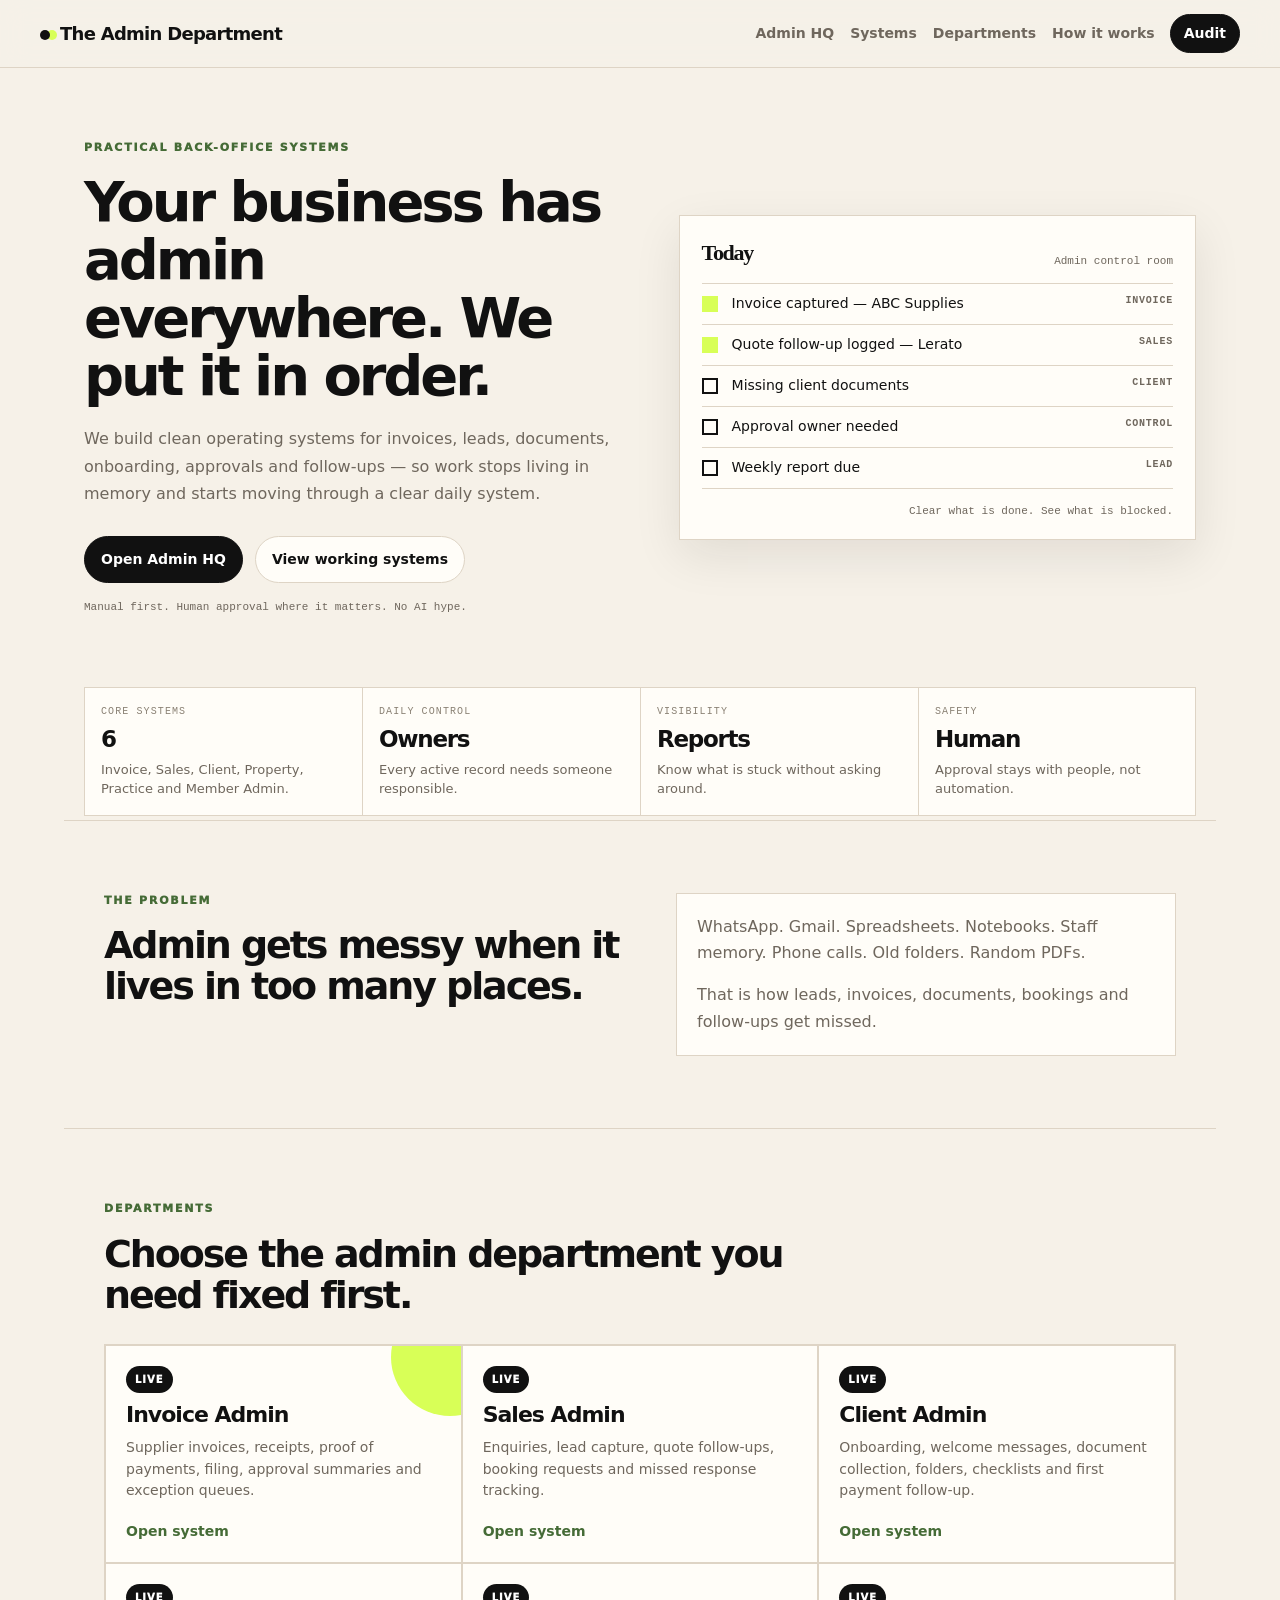
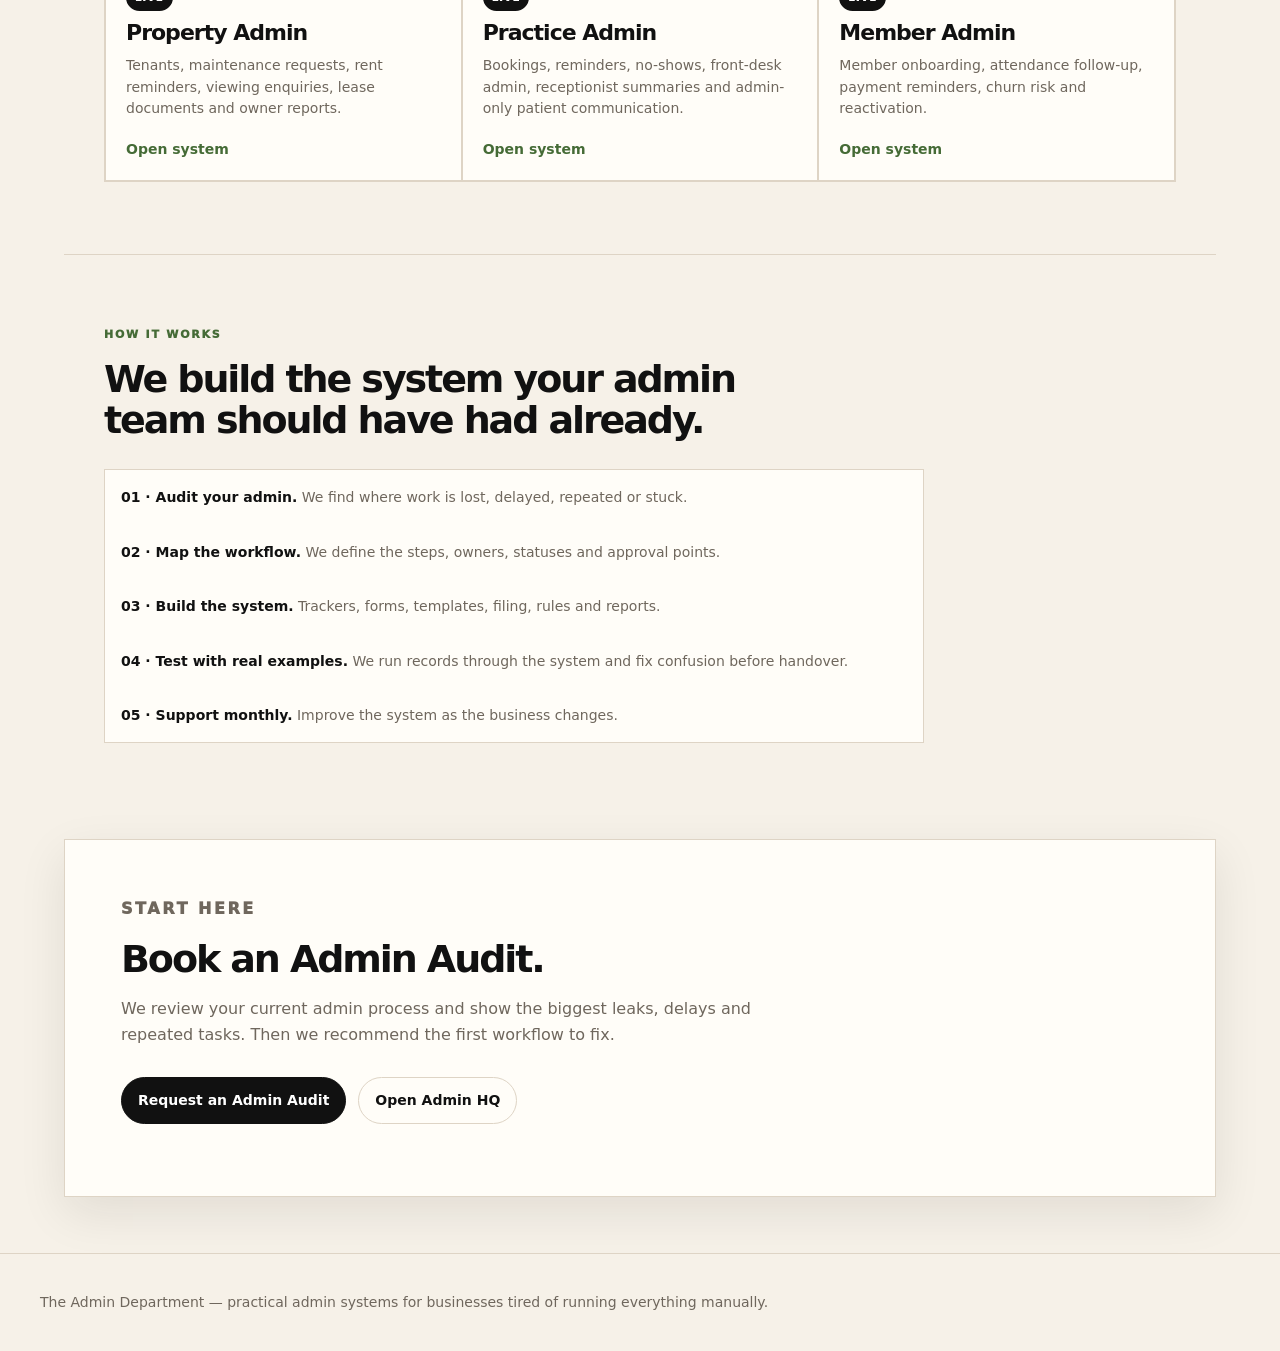
<file: index.html>
<!doctype html>
<html lang="en">
<head>
  <meta charset="utf-8" />
  <meta name="viewport" content="width=device-width, initial-scale=1, viewport-fit=cover" />
  <title>The Admin Department</title>
  <meta name="description" content="Practical admin systems for businesses drowning in invoices, messages, documents, bookings, follow-ups, and repetitive admin." />
  <link rel="stylesheet" href="styles.css" />
</head>
<body>
  <header class="site-header">
    <a class="logo" href="index.html">The Admin Department</a>
    <nav>
      <a href="app/">Admin HQ</a>
      <a href="admin-systems.html">Systems</a>
      <a href="#departments">Departments</a>
      <a href="#how">How it works</a>
      <a class="nav-cta" href="#audit">Audit</a>
    </nav>
  </header>

  <main>
    <section class="hero">
      <div class="hero-copy-wrap">
        <p class="eyebrow">Practical back-office systems</p>
        <h1>Your business has admin everywhere. We put it in order.</h1>
        <p class="hero-copy">We build clean operating systems for invoices, leads, documents, onboarding, approvals and follow-ups — so work stops living in memory and starts moving through a clear daily system.</p>
        <div class="hero-actions">
          <a class="button primary" href="app/">Open Admin HQ</a>
          <a class="button secondary" href="admin-systems.html">View working systems</a>
        </div>
        <p class="trust">Manual first. Human approval where it matters. No AI hype.</p>
      </div>
      <aside class="today-card" aria-label="Admin preview">
        <div class="card-head">
          <span class="stamp">Today</span>
          <span class="date">Admin control room</span>
        </div>
        <ul class="ruled">
          <li><span class="check done"></span><span>Invoice captured — ABC Supplies</span><strong>Invoice</strong></li>
          <li><span class="check done"></span><span>Quote follow-up logged — Lerato</span><strong>Sales</strong></li>
          <li><span class="check"></span><span>Missing client documents</span><strong>Client</strong></li>
          <li><span class="check"></span><span>Approval owner needed</span><strong>Control</strong></li>
          <li><span class="check"></span><span>Weekly report due</span><strong>Lead</strong></li>
        </ul>
        <p class="card-note">Clear what is done. See what is blocked.</p>
      </aside>
    </section>

    <section class="proof-strip" aria-label="What the system gives you">
      <article><span>Core systems</span><strong>6</strong><p>Invoice, Sales, Client, Property, Practice and Member Admin.</p></article>
      <article><span>Daily control</span><strong>Owners</strong><p>Every active record needs someone responsible.</p></article>
      <article><span>Visibility</span><strong>Reports</strong><p>Know what is stuck without asking around.</p></article>
      <article><span>Safety</span><strong>Human</strong><p>Approval stays with people, not automation.</p></article>
    </section>

    <section class="problem">
      <div>
        <p class="eyebrow">The problem</p>
        <h2>Admin gets messy when it lives in too many places.</h2>
      </div>
      <div class="problem-card">
        <p>WhatsApp. Gmail. Spreadsheets. Notebooks. Staff memory. Phone calls. Old folders. Random PDFs.</p>
        <p>That is how leads, invoices, documents, bookings and follow-ups get missed.</p>
      </div>
    </section>

    <section id="departments" class="departments">
      <p class="eyebrow">Departments</p>
      <h2>Choose the admin department you need fixed first.</h2>
      <div class="grid">
        <article class="featured"><span>Live</span><h3>Invoice Admin</h3><p>Supplier invoices, receipts, proof of payments, filing, approval summaries and exception queues.</p><a href="app/invoice-admin/?demo=1">Open system</a></article>
        <article><span>Live</span><h3>Sales Admin</h3><p>Enquiries, lead capture, quote follow-ups, booking requests and missed response tracking.</p><a href="app/sales-admin/?demo=1">Open system</a></article>
        <article><span>Live</span><h3>Client Admin</h3><p>Onboarding, welcome messages, document collection, folders, checklists and first payment follow-up.</p><a href="app/client-admin/?demo=1">Open system</a></article>
        <article><span>Live</span><h3>Property Admin</h3><p>Tenants, maintenance requests, rent reminders, viewing enquiries, lease documents and owner reports.</p><a href="app/property-admin/?demo=1">Open system</a></article>
        <article><span>Live</span><h3>Practice Admin</h3><p>Bookings, reminders, no-shows, front-desk admin, receptionist summaries and admin-only patient communication.</p><a href="app/practice-admin/?demo=1">Open system</a></article>
        <article><span>Live</span><h3>Member Admin</h3><p>Member onboarding, attendance follow-up, payment reminders, churn risk and reactivation.</p><a href="app/member-admin/?demo=1">Open system</a></article>
      </div>
    </section>

    <section id="how" class="how">
      <p class="eyebrow">How it works</p>
      <h2>We build the system your admin team should have had already.</h2>
      <ol>
        <li><strong>01 · Audit your admin.</strong> We find where work is lost, delayed, repeated or stuck.</li>
        <li><strong>02 · Map the workflow.</strong> We define the steps, owners, statuses and approval points.</li>
        <li><strong>03 · Build the system.</strong> Trackers, forms, templates, filing, rules and reports.</li>
        <li><strong>04 · Test with real examples.</strong> We run records through the system and fix confusion before handover.</li>
        <li><strong>05 · Support monthly.</strong> Improve the system as the business changes.</li>
      </ol>
    </section>

    <section id="audit" class="cta">
      <p class="eyebrow">Start here</p>
      <h2>Book an Admin Audit.</h2>
      <p>We review your current admin process and show the biggest leaks, delays and repeated tasks. Then we recommend the first workflow to fix.</p>
      <div class="hero-actions">
        <a class="button primary" href="admin-systems.html#pilot">Request an Admin Audit</a>
        <a class="button secondary" href="app/">Open Admin HQ</a>
      </div>
    </section>
  </main>

  <footer>
    <p>The Admin Department — practical admin systems for businesses tired of running everything manually.</p>
  </footer>
</body>
</html>
</file>
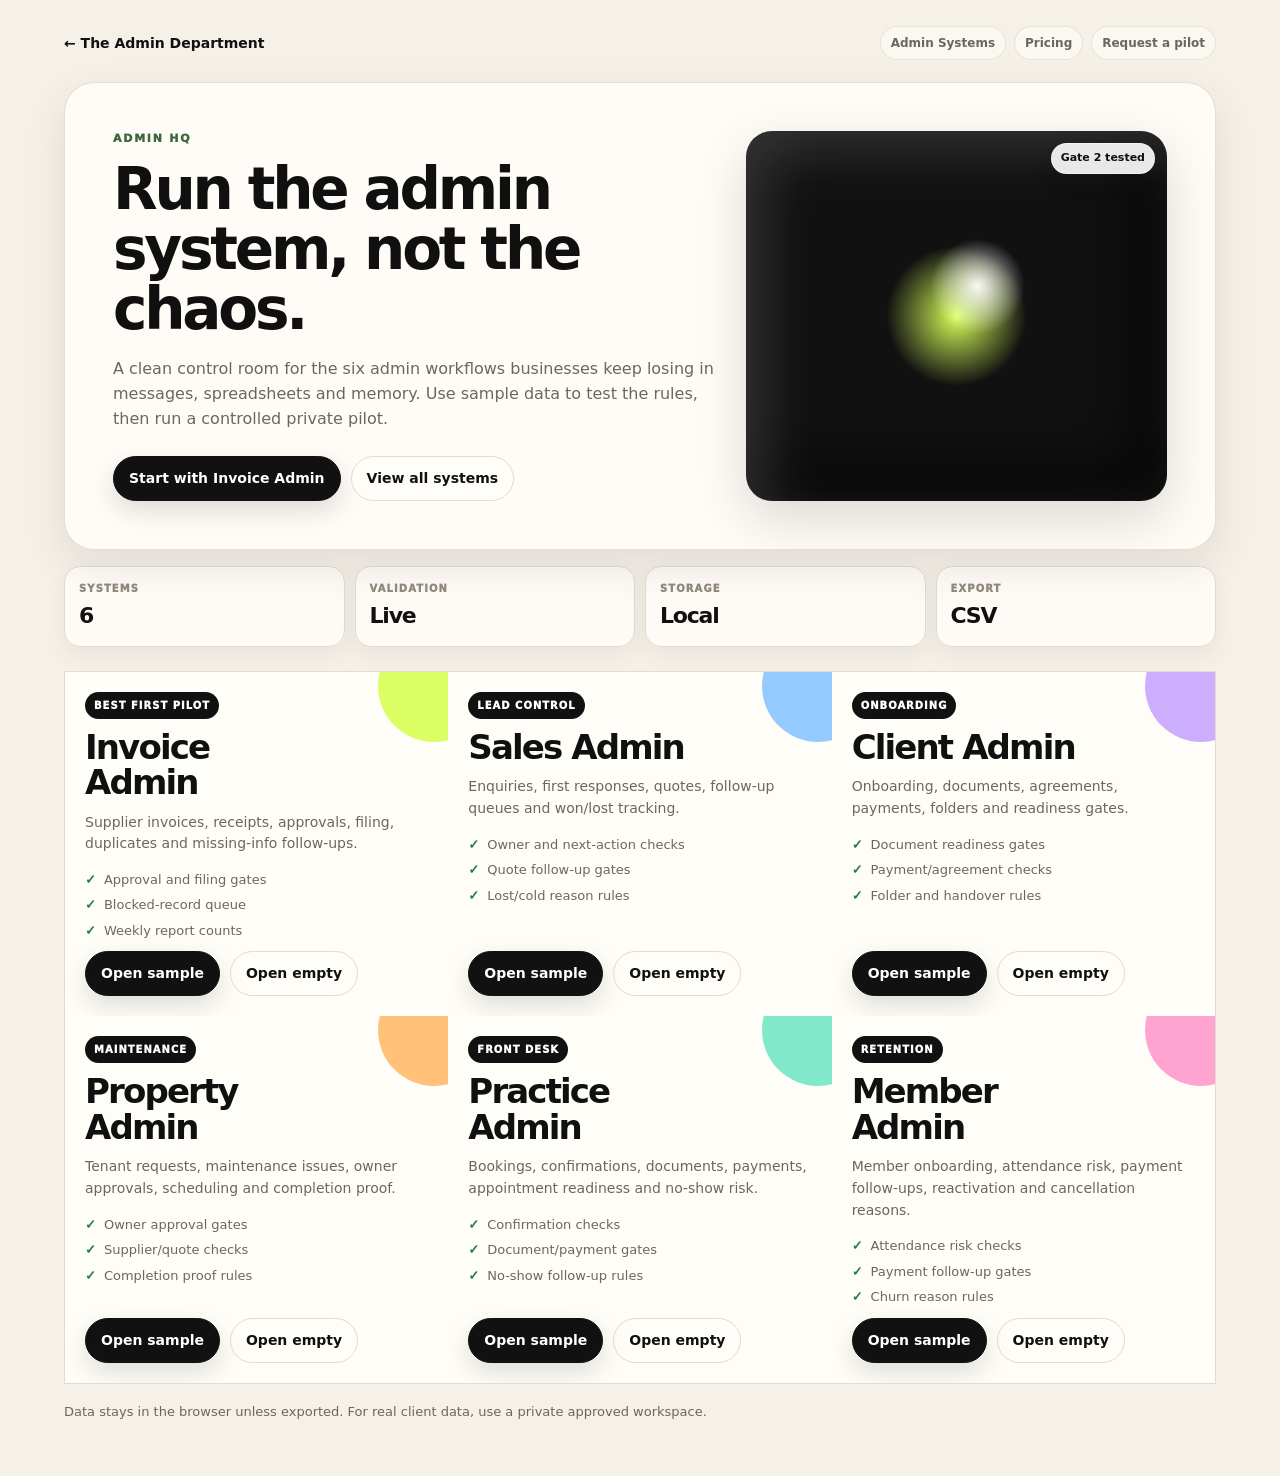
<file: app/index.html>
<!doctype html>
<html lang="en">
<head>
  <meta charset="utf-8" />
  <meta name="viewport" content="width=device-width, initial-scale=1, viewport-fit=cover" />
  <title>Admin HQ — The Admin Department</title>
  <meta name="description" content="Launch the Invoice, Sales, Client, Property, Practice, and Member Admin working systems." />
  <link rel="stylesheet" href="assets/app.css" />
  <style>
    .launch-grid{display:grid;grid-template-columns:repeat(3,minmax(0,1fr));gap:0;margin-top:24px;border:1px solid var(--border);background:var(--border)}.launch-card{position:relative;overflow:hidden;background:var(--card);padding:20px;display:flex;flex-direction:column;gap:11px;min-height:255px;transition:.18s ease}.launch-card:hover{transform:translateY(-1px);box-shadow:var(--shadow-sm);z-index:1}.launch-card:before{content:"";position:absolute;right:-42px;top:-42px;width:112px;height:112px;border-radius:50%;background:var(--accent);opacity:.92}.launch-card.sales:before{background:var(--blue)}.launch-card.client:before{background:var(--purple)}.launch-card.property:before{background:#ffbd6e}.launch-card.practice:before{background:#77e6c6}.launch-card.member:before{background:#ff9ccf}.launch-card h2{font-size:clamp(24px,3vw,34px);max-width:230px}.launch-card p{margin:0;color:var(--muted);line-height:1.55;font-size:14px}.launch-card .tag{align-self:flex-start;background:#111;color:#fff;border-radius:999px;padding:6px 9px;font-size:10px;text-transform:uppercase;letter-spacing:.1em;font-weight:950;position:relative;z-index:1}.launch-card .checks{display:grid;gap:6px;margin:4px 0 0;padding:0;list-style:none;color:var(--muted);font-size:13px}.launch-card .checks li{display:flex;gap:8px;align-items:flex-start}.launch-card .checks li:before{content:"✓";font-weight:950;color:var(--ok)}.launch-card .actions{margin-top:auto;position:relative;z-index:1}.mini-proof{display:grid;grid-template-columns:repeat(4,1fr);gap:10px;margin:16px 0}.proof-card{background:rgba(255,253,248,.9);border:1px solid var(--border);border-radius:16px;padding:14px;box-shadow:var(--shadow-sm)}.proof-card span{display:block;color:var(--subtle);font-size:10px;text-transform:uppercase;letter-spacing:.11em;font-weight:950}.proof-card strong{display:block;font-size:22px;letter-spacing:-.055em;margin-top:3px}.app-head .actions{position:relative;z-index:2}@media(max-width:980px){.launch-grid{grid-template-columns:1fr 1fr}.launch-card{min-height:auto}.mini-proof{grid-template-columns:1fr 1fr}}@media(max-width:720px){.launch-grid,.mini-proof{grid-template-columns:1fr}.launch-card{padding:18px}.launch-card .actions{position:static;margin:14px 0 0;padding:0;background:transparent;border:0}.launch-card .actions .btn{display:inline-flex}}
  </style>
</head>
<body>
  <main class="shell">
    <nav class="topbar"><a class="back" href="../index.html">← The Admin Department</a><div class="topbar-links"><a href="../admin-systems.html">Admin Systems</a><a href="../admin-systems.html#pricing">Pricing</a><a href="../admin-systems.html#pilot">Request a pilot</a></div></nav>
    <header class="app-head"><div><p class="eyebrow">Admin HQ</p><h1>Run the admin system, not the chaos.</h1><p class="sub">A clean control room for the six admin workflows businesses keep losing in messages, spreadsheets and memory. Use sample data to test the rules, then run a controlled private pilot.</p><div class="actions"><a class="btn primary" href="invoice-admin/?demo=1">Start with Invoice Admin</a><a class="btn" href="#systems">View all systems</a></div></div><div class="orb"></div></header>
    <section class="mini-proof" aria-label="System proof points"><div class="proof-card"><span>Systems</span><strong>6</strong></div><div class="proof-card"><span>Validation</span><strong>Live</strong></div><div class="proof-card"><span>Storage</span><strong>Local</strong></div><div class="proof-card"><span>Export</span><strong>CSV</strong></div></section>
    <section id="systems" class="launch-grid">
      <article class="launch-card"><span class="tag">Best first pilot</span><h2>Invoice Admin</h2><p>Supplier invoices, receipts, approvals, filing, duplicates and missing-info follow-ups.</p><ul class="checks"><li>Approval and filing gates</li><li>Blocked-record queue</li><li>Weekly report counts</li></ul><div class="actions"><a class="btn primary" href="invoice-admin/?demo=1">Open sample</a><a class="btn ghost" href="invoice-admin/">Open empty</a></div></article>
      <article class="launch-card sales"><span class="tag">Lead control</span><h2>Sales Admin</h2><p>Enquiries, first responses, quotes, follow-up queues and won/lost tracking.</p><ul class="checks"><li>Owner and next-action checks</li><li>Quote follow-up gates</li><li>Lost/cold reason rules</li></ul><div class="actions"><a class="btn primary" href="sales-admin/?demo=1">Open sample</a><a class="btn ghost" href="sales-admin/">Open empty</a></div></article>
      <article class="launch-card client"><span class="tag">Onboarding</span><h2>Client Admin</h2><p>Onboarding, documents, agreements, payments, folders and readiness gates.</p><ul class="checks"><li>Document readiness gates</li><li>Payment/agreement checks</li><li>Folder and handover rules</li></ul><div class="actions"><a class="btn primary" href="client-admin/?demo=1">Open sample</a><a class="btn ghost" href="client-admin/">Open empty</a></div></article>
      <article class="launch-card property"><span class="tag">Maintenance</span><h2>Property Admin</h2><p>Tenant requests, maintenance issues, owner approvals, scheduling and completion proof.</p><ul class="checks"><li>Owner approval gates</li><li>Supplier/quote checks</li><li>Completion proof rules</li></ul><div class="actions"><a class="btn primary" href="property-admin/?demo=1">Open sample</a><a class="btn ghost" href="property-admin/">Open empty</a></div></article>
      <article class="launch-card practice"><span class="tag">Front desk</span><h2>Practice Admin</h2><p>Bookings, confirmations, documents, payments, appointment readiness and no-show risk.</p><ul class="checks"><li>Confirmation checks</li><li>Document/payment gates</li><li>No-show follow-up rules</li></ul><div class="actions"><a class="btn primary" href="practice-admin/?demo=1">Open sample</a><a class="btn ghost" href="practice-admin/">Open empty</a></div></article>
      <article class="launch-card member"><span class="tag">Retention</span><h2>Member Admin</h2><p>Member onboarding, attendance risk, payment follow-ups, reactivation and cancellation reasons.</p><ul class="checks"><li>Attendance risk checks</li><li>Payment follow-up gates</li><li>Churn reason rules</li></ul><div class="actions"><a class="btn primary" href="member-admin/?demo=1">Open sample</a><a class="btn ghost" href="member-admin/">Open empty</a></div></article>
    </section>
    <p class="foot-note">Data stays in the browser unless exported. For real client data, use a private approved workspace.</p>
  </main>
</body>
</html>
</file>
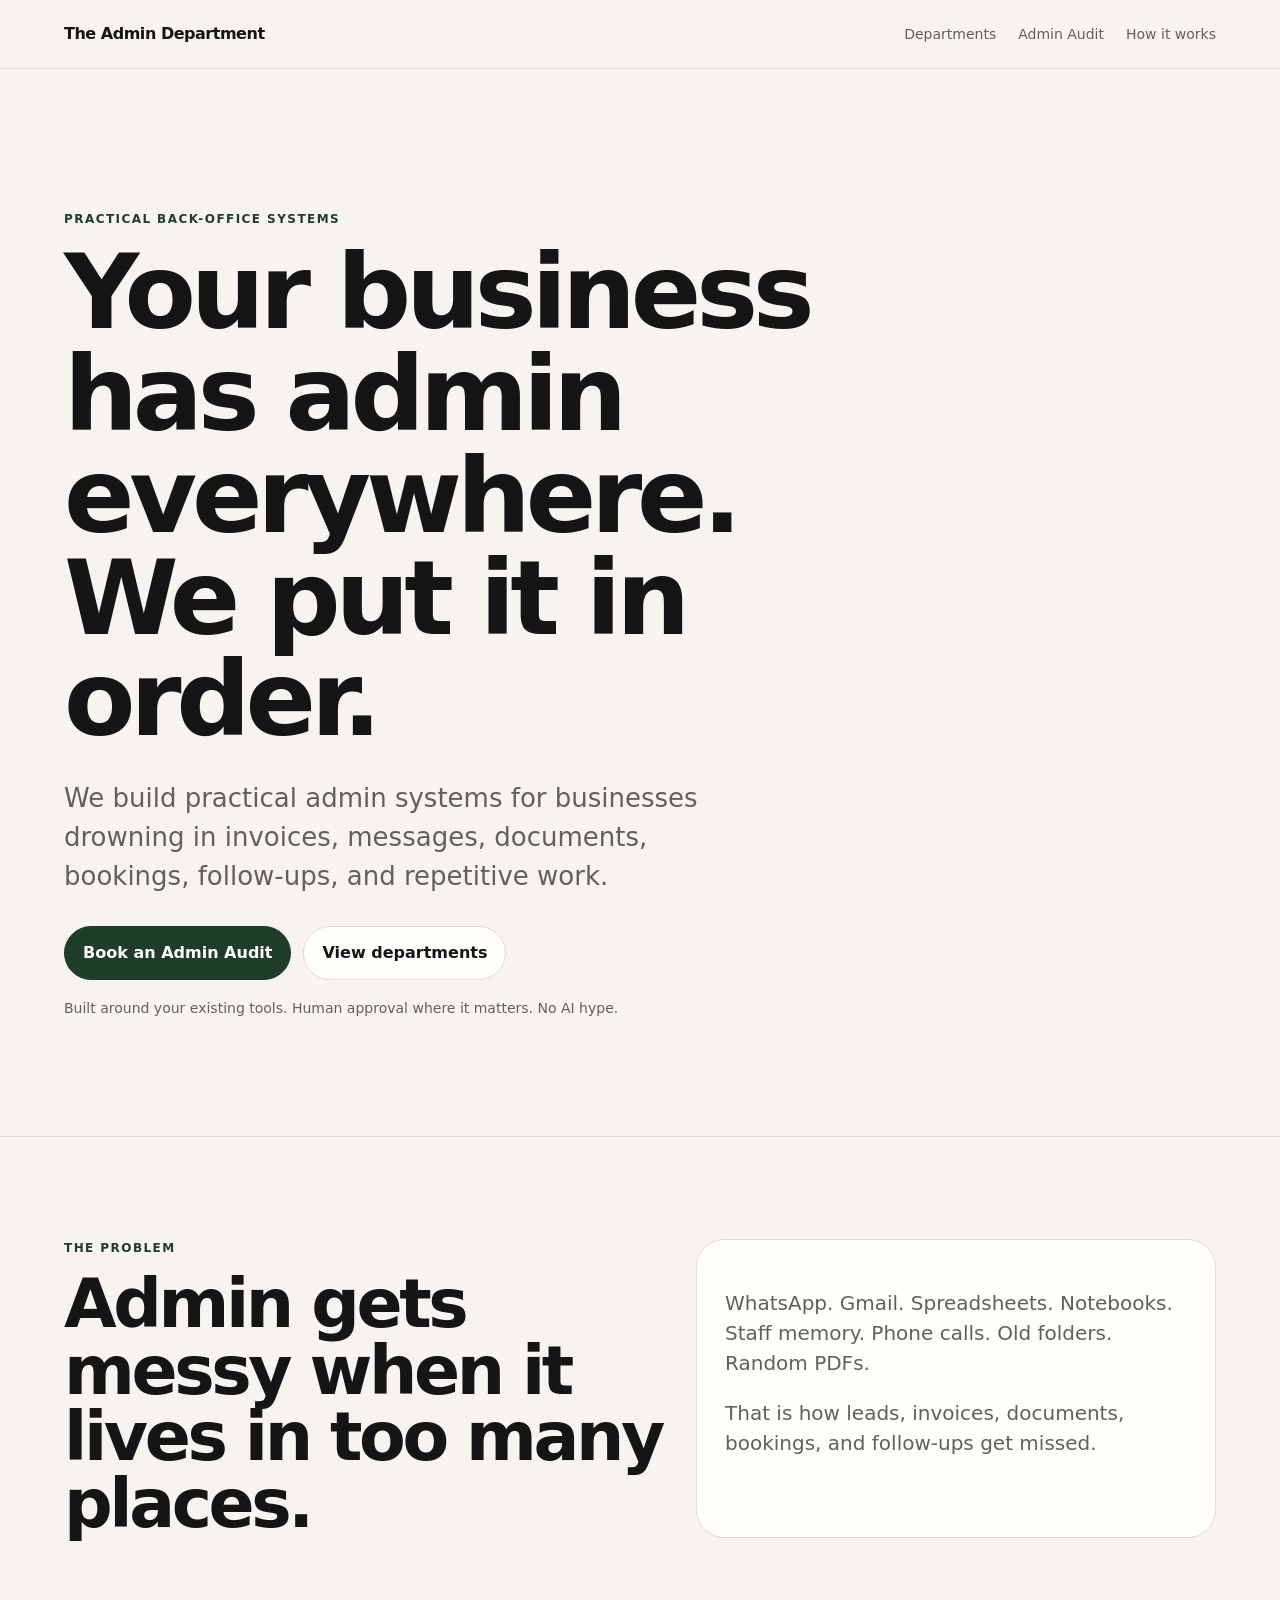
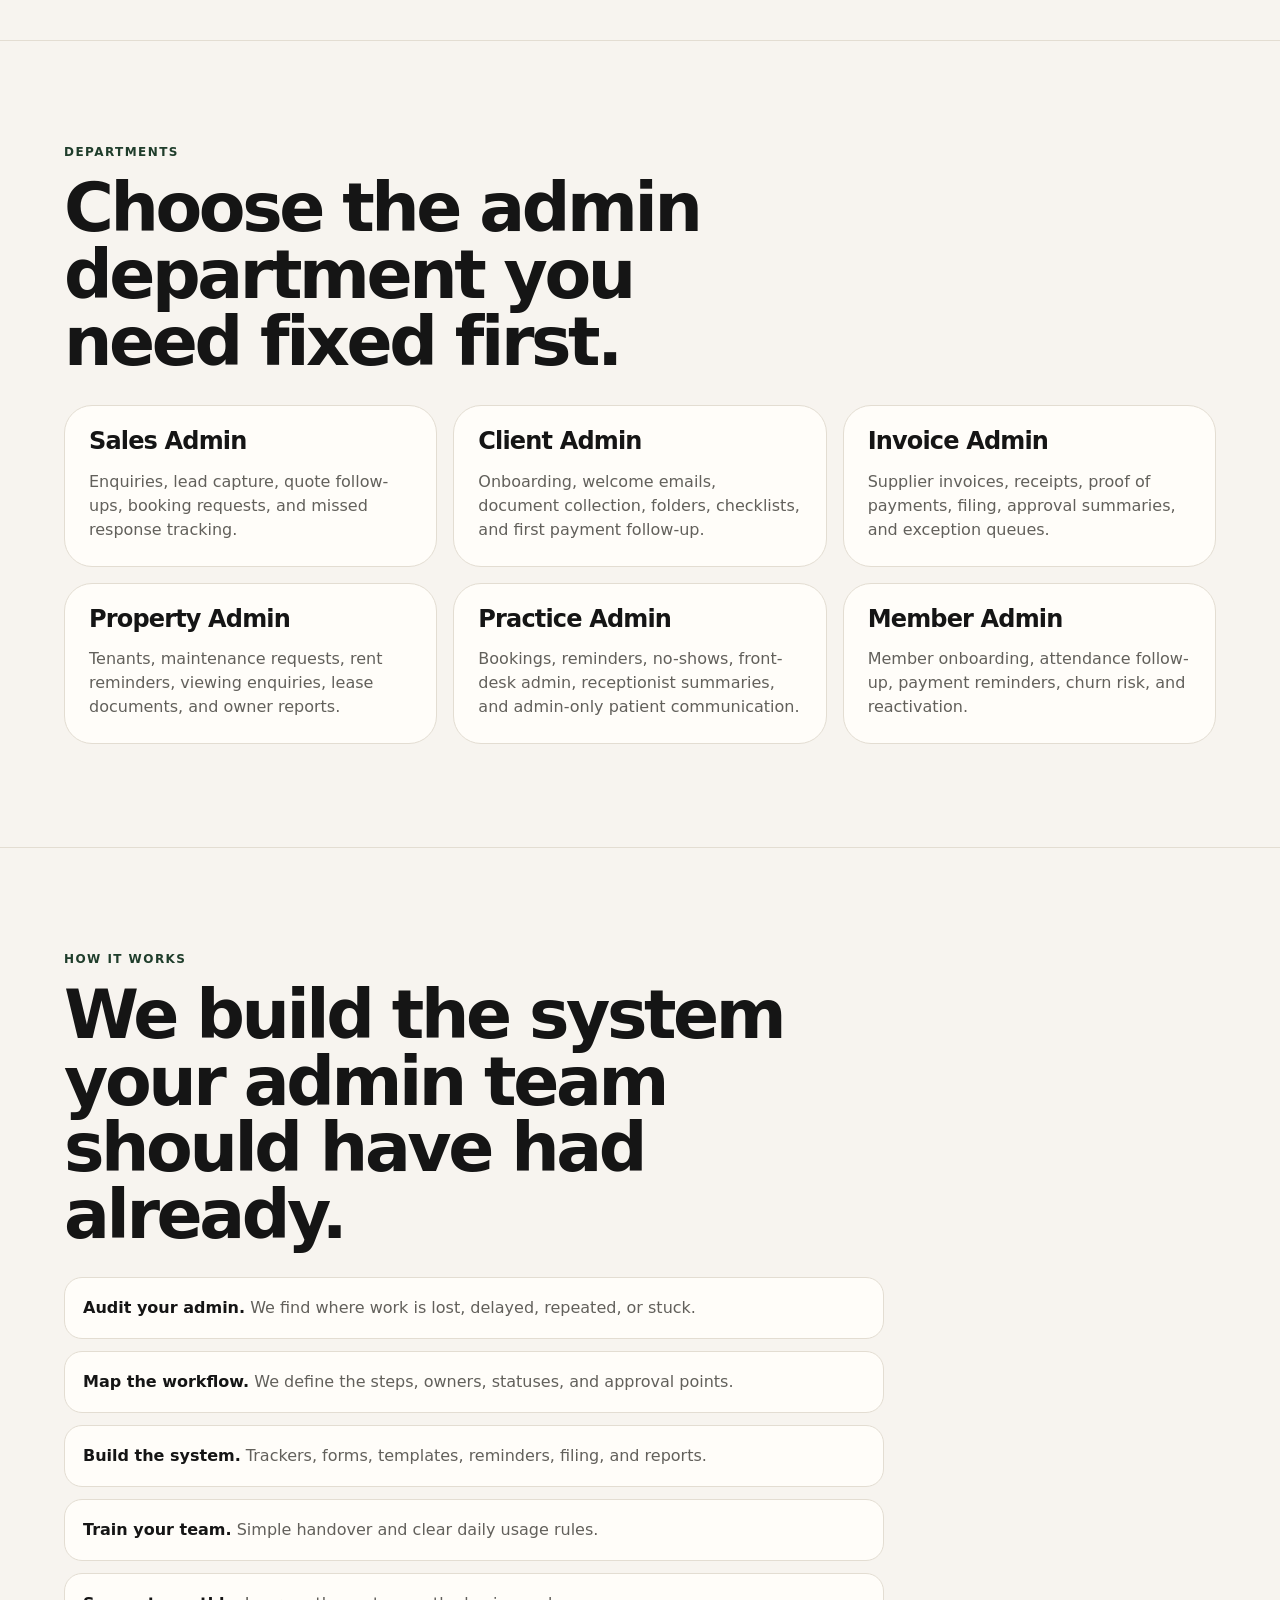
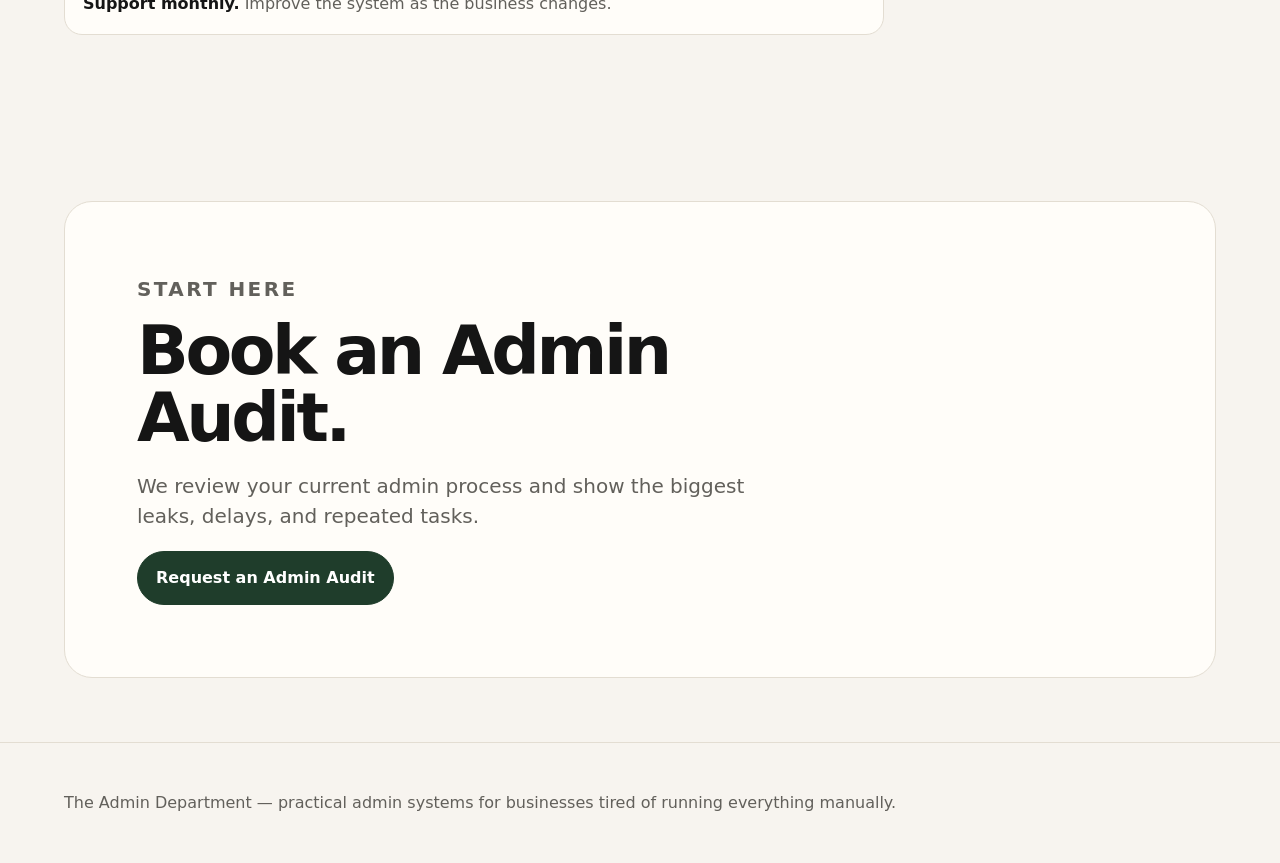
<file: 02-website/static-site/index.html>
<!doctype html>
<html lang="en">
<head>
  <meta charset="utf-8" />
  <meta name="viewport" content="width=device-width, initial-scale=1, viewport-fit=cover" />
  <title>The Admin Department</title>
  <meta name="description" content="Practical admin systems for businesses drowning in invoices, messages, documents, bookings, follow-ups, and repetitive admin." />
  <link rel="stylesheet" href="styles.css" />
</head>
<body>
  <header class="site-header">
    <a class="logo" href="#">The Admin Department</a>
    <nav>
      <a href="#departments">Departments</a>
      <a href="#audit">Admin Audit</a>
      <a href="#how">How it works</a>
    </nav>
  </header>

  <main>
    <section class="hero">
      <p class="eyebrow">Practical back-office systems</p>
      <h1>Your business has admin everywhere. We put it in order.</h1>
      <p class="hero-copy">We build practical admin systems for businesses drowning in invoices, messages, documents, bookings, follow-ups, and repetitive work.</p>
      <div class="hero-actions">
        <a class="button primary" href="#audit">Book an Admin Audit</a>
        <a class="button secondary" href="#departments">View departments</a>
      </div>
      <p class="trust">Built around your existing tools. Human approval where it matters. No AI hype.</p>
    </section>

    <section class="problem">
      <div>
        <p class="eyebrow">The problem</p>
        <h2>Admin gets messy when it lives in too many places.</h2>
      </div>
      <div class="problem-card">
        <p>WhatsApp. Gmail. Spreadsheets. Notebooks. Staff memory. Phone calls. Old folders. Random PDFs.</p>
        <p>That is how leads, invoices, documents, bookings, and follow-ups get missed.</p>
      </div>
    </section>

    <section id="departments" class="departments">
      <p class="eyebrow">Departments</p>
      <h2>Choose the admin department you need fixed first.</h2>
      <div class="grid">
        <article>
          <h3>Sales Admin</h3>
          <p>Enquiries, lead capture, quote follow-ups, booking requests, and missed response tracking.</p>
        </article>
        <article>
          <h3>Client Admin</h3>
          <p>Onboarding, welcome emails, document collection, folders, checklists, and first payment follow-up.</p>
        </article>
        <article>
          <h3>Invoice Admin</h3>
          <p>Supplier invoices, receipts, proof of payments, filing, approval summaries, and exception queues.</p>
        </article>
        <article>
          <h3>Property Admin</h3>
          <p>Tenants, maintenance requests, rent reminders, viewing enquiries, lease documents, and owner reports.</p>
        </article>
        <article>
          <h3>Practice Admin</h3>
          <p>Bookings, reminders, no-shows, front-desk admin, receptionist summaries, and admin-only patient communication.</p>
        </article>
        <article>
          <h3>Member Admin</h3>
          <p>Member onboarding, attendance follow-up, payment reminders, churn risk, and reactivation.</p>
        </article>
      </div>
    </section>

    <section id="how" class="how">
      <p class="eyebrow">How it works</p>
      <h2>We build the system your admin team should have had already.</h2>
      <ol>
        <li><strong>Audit your admin.</strong> We find where work is lost, delayed, repeated, or stuck.</li>
        <li><strong>Map the workflow.</strong> We define the steps, owners, statuses, and approval points.</li>
        <li><strong>Build the system.</strong> Trackers, forms, templates, reminders, filing, and reports.</li>
        <li><strong>Train your team.</strong> Simple handover and clear daily usage rules.</li>
        <li><strong>Support monthly.</strong> Improve the system as the business changes.</li>
      </ol>
    </section>

    <section id="audit" class="cta">
      <p class="eyebrow">Start here</p>
      <h2>Book an Admin Audit.</h2>
      <p>We review your current admin process and show the biggest leaks, delays, and repeated tasks.</p>
      <a class="button primary" href="mailto:hello@example.com?subject=Admin%20Audit%20Request">Request an Admin Audit</a>
    </section>
  </main>

  <footer>
    <p>The Admin Department — practical admin systems for businesses tired of running everything manually.</p>
  </footer>
</body>
</html>
</file>
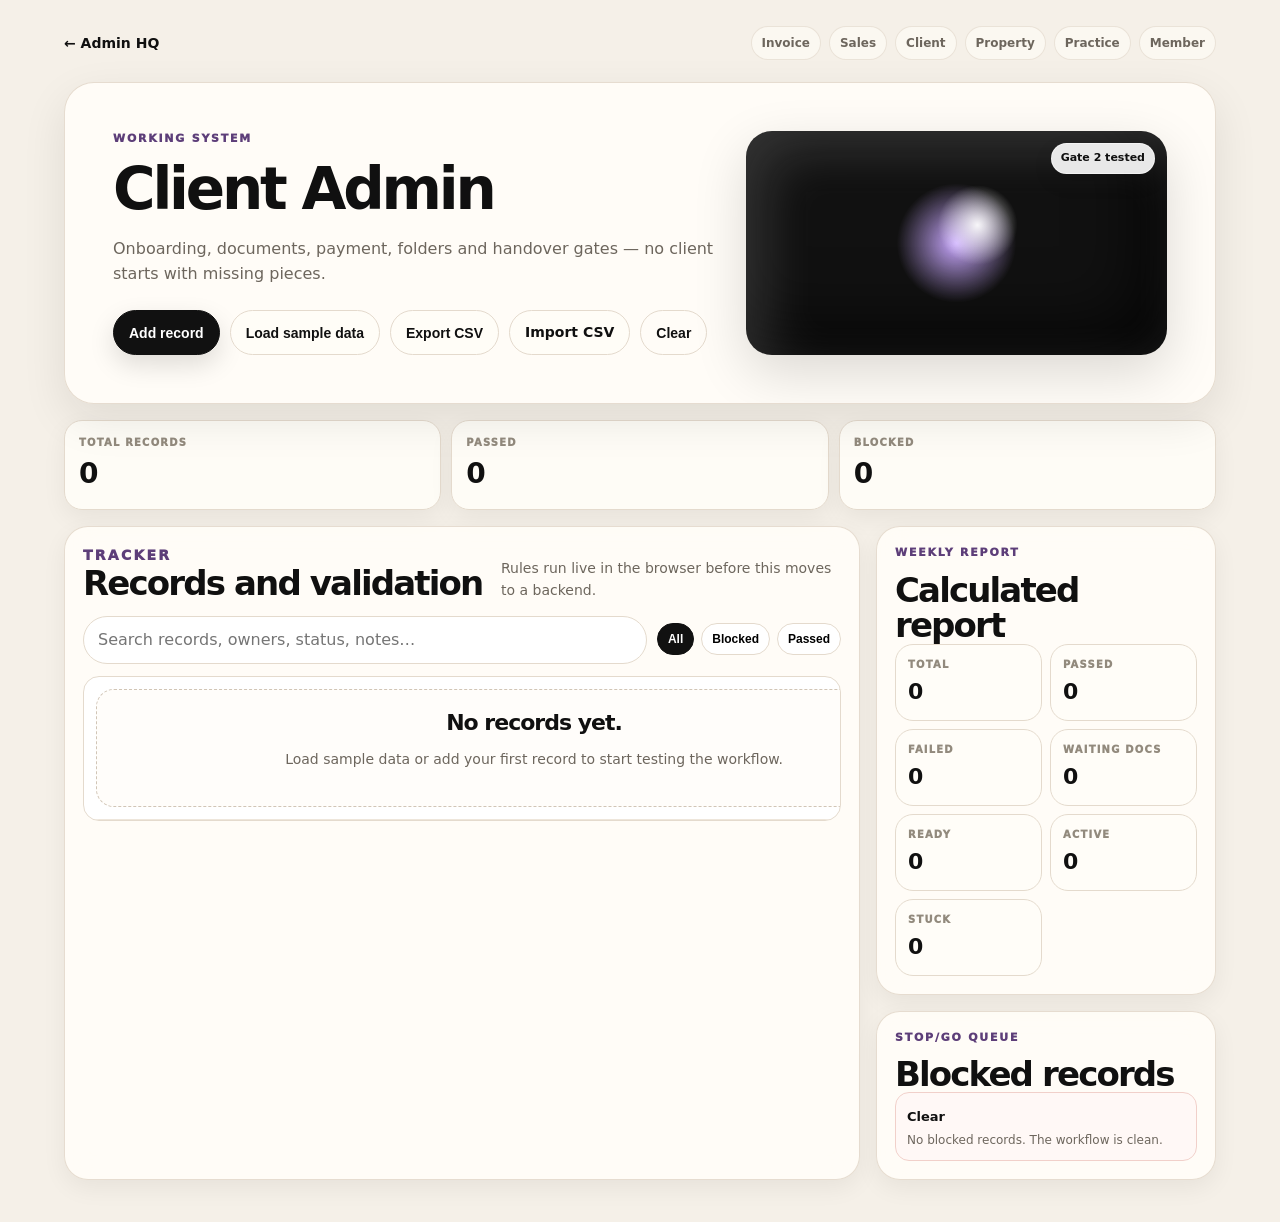
<file: app/client-admin/index.html>
<!doctype html>
<html lang="en">
<head>
  <meta charset="utf-8" />
  <meta name="viewport" content="width=device-width, initial-scale=1, viewport-fit=cover" />
  <title>Client Admin — Admin HQ</title>
  <link rel="stylesheet" href="../assets/app.css" />
</head>
<body class="client" data-system="client">
  <main class="shell">
    <nav class="topbar"><a class="back" href="../">← Admin HQ</a><div class="topbar-links"><a href="../invoice-admin/">Invoice</a><a href="../sales-admin/">Sales</a><a href="../client-admin/">Client</a><a href="../property-admin/">Property</a><a href="../practice-admin/">Practice</a><a href="../member-admin/">Member</a></div></nav>
    <header class="app-head"><div><p class="eyebrow">Working system</p><h1 id="system-title">Client Admin</h1><p id="system-subtitle" class="sub"></p><div class="actions"><button id="add-record" class="btn primary">Add record</button><button id="load-demo" class="btn">Load sample data</button><button id="export-csv" class="btn">Export CSV</button><label class="btn">Import CSV<input id="import-csv" type="file" accept=".csv,text/csv"></label><button id="empty-data" class="btn ghost">Clear</button></div></div><div class="orb"></div></header>
    <section class="metrics"><div class="metric"><span>Total records</span><strong id="record-count">0</strong></div><div class="metric"><span>Passed</span><strong id="pass-count">0</strong></div><div class="metric"><span>Blocked</span><strong id="fail-count">0</strong></div></section>
    <section class="layout"><article class="panel"><div class="panel-head"><div><p class="eyebrow">Tracker</p><h2>Records and validation</h2></div><p class="muted">Rules run live in the browser before this moves to a backend.</p></div><div class="tablewrap"><table id="records-table"></table></div></article><aside class="side"><article class="panel"><p class="eyebrow">Weekly report</p><h2>Calculated report</h2><div id="report-grid" class="report-grid"></div></article><article class="panel"><p class="eyebrow">Stop/go queue</p><h2>Blocked records</h2><ul id="blocked-list" class="blocked"></ul></article></aside></section>
  </main>
  <dialog id="record-modal"><form id="record-form"></form><div class="modal-actions"><button type="button" id="close-modal" class="btn">Cancel</button><button form="record-form" class="btn primary">Save record</button></div></dialog>
  <script src="../assets/engine.js"></script>
  <script src="../assets/app.js"></script>
</body>
</html>
</file>
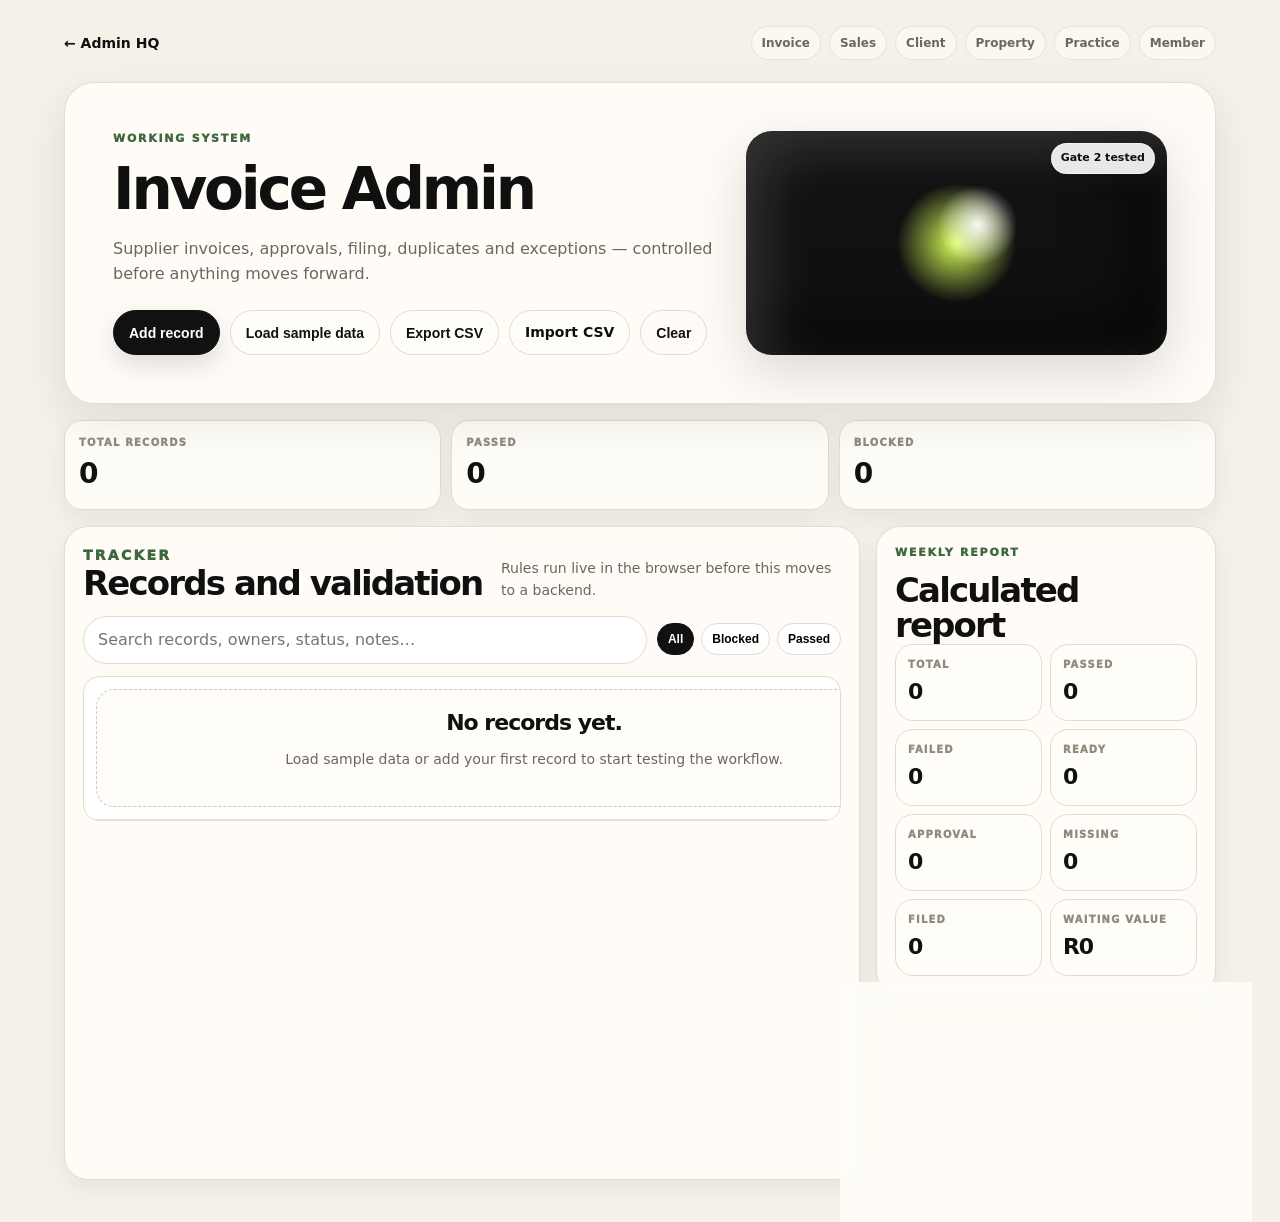
<file: app/invoice-admin/index.html>
<!doctype html>
<html lang="en">
<head>
  <meta charset="utf-8" />
  <meta name="viewport" content="width=device-width, initial-scale=1, viewport-fit=cover" />
  <title>Invoice Admin — Admin HQ</title>
  <link rel="stylesheet" href="../assets/app.css" />
</head>
<body class="invoice" data-system="invoice">
  <main class="shell">
    <nav class="topbar"><a class="back" href="../">← Admin HQ</a><div class="topbar-links"><a href="../invoice-admin/">Invoice</a><a href="../sales-admin/">Sales</a><a href="../client-admin/">Client</a><a href="../property-admin/">Property</a><a href="../practice-admin/">Practice</a><a href="../member-admin/">Member</a></div></nav>
    <header class="app-head"><div><p class="eyebrow">Working system</p><h1 id="system-title">Invoice Admin</h1><p id="system-subtitle" class="sub"></p><div class="actions"><button id="add-record" class="btn primary">Add record</button><button id="load-demo" class="btn">Load sample data</button><button id="export-csv" class="btn">Export CSV</button><label class="btn">Import CSV<input id="import-csv" type="file" accept=".csv,text/csv"></label><button id="empty-data" class="btn ghost">Clear</button></div></div><div class="orb"></div></header>
    <section class="metrics"><div class="metric"><span>Total records</span><strong id="record-count">0</strong></div><div class="metric"><span>Passed</span><strong id="pass-count">0</strong></div><div class="metric"><span>Blocked</span><strong id="fail-count">0</strong></div></section>
    <section class="layout"><article class="panel"><div class="panel-head"><div><p class="eyebrow">Tracker</p><h2>Records and validation</h2></div><p class="muted">Rules run live in the browser before this moves to a backend.</p></div><div class="tablewrap"><table id="records-table"></table></div></article><aside class="side"><article class="panel"><p class="eyebrow">Weekly report</p><h2>Calculated report</h2><div id="report-grid" class="report-grid"></div></article><article class="panel"><p class="eyebrow">Stop/go queue</p><h2>Blocked records</h2><ul id="blocked-list" class="blocked"></ul></article></aside></section>
  </main>
  <dialog id="record-modal"><form id="record-form"></form><div class="modal-actions"><button type="button" id="close-modal" class="btn">Cancel</button><button form="record-form" class="btn primary">Save record</button></div></dialog>
  <script src="../assets/engine.js"></script>
  <script src="../assets/app.js"></script>
</body>
</html>
</file>
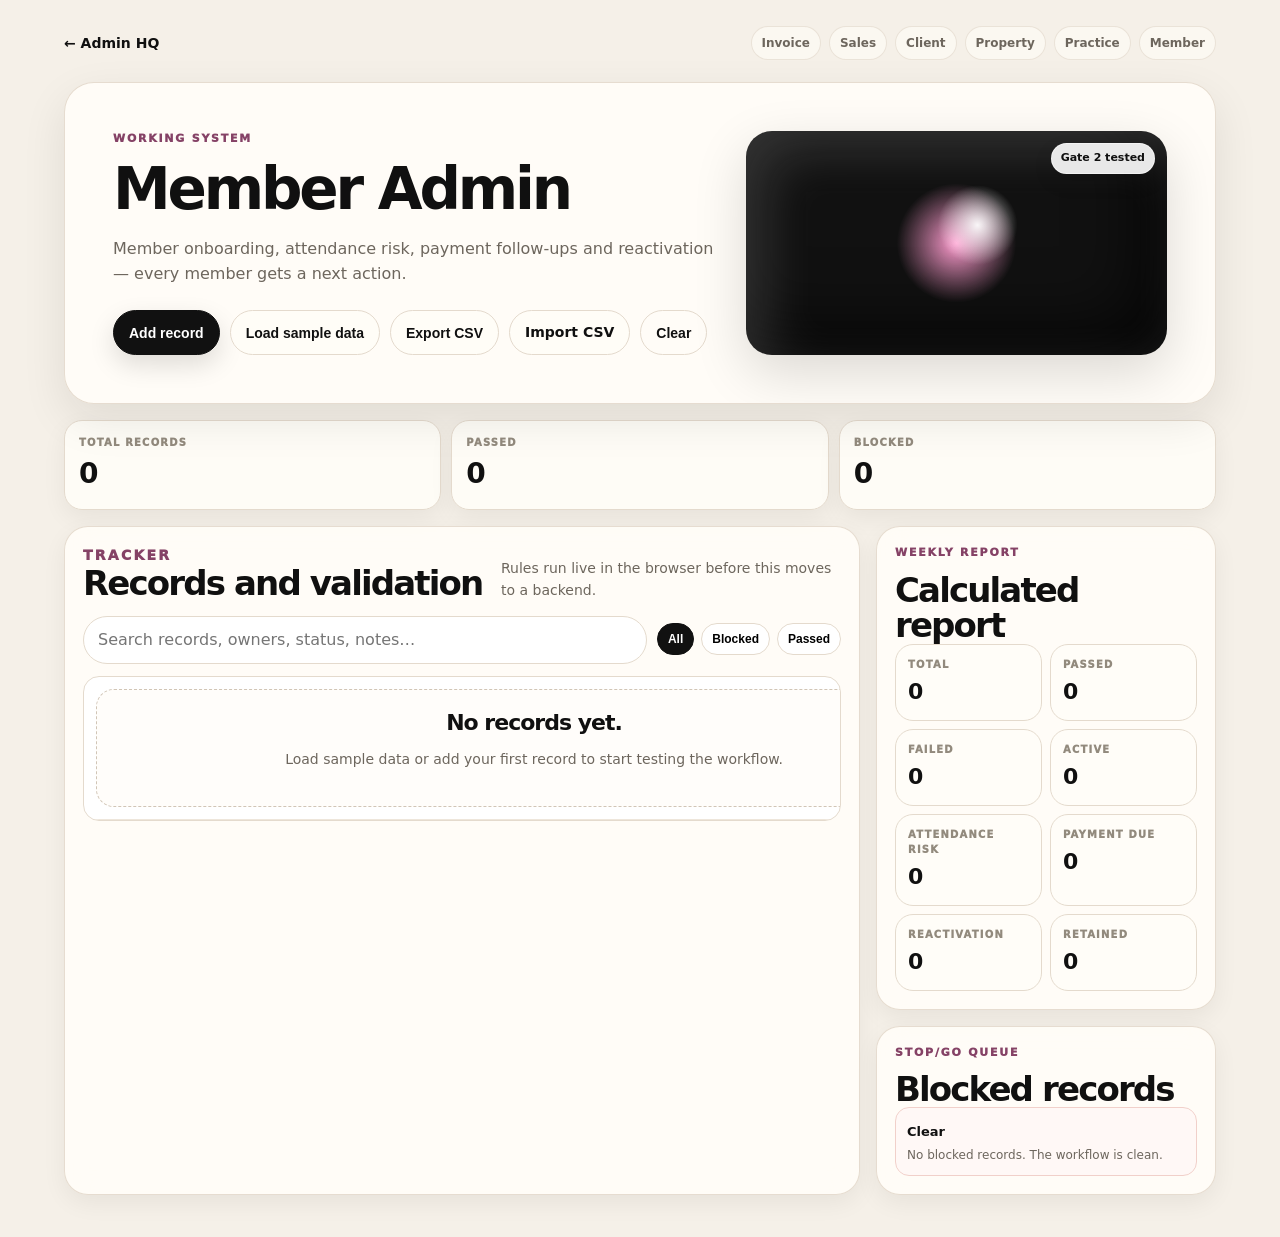
<file: app/member-admin/index.html>
<!doctype html>
<html lang="en">
<head>
  <meta charset="utf-8" />
  <meta name="viewport" content="width=device-width, initial-scale=1, viewport-fit=cover" />
  <title>Member Admin — Admin HQ</title>
  <link rel="stylesheet" href="../assets/app.css" />
</head>
<body class="member" data-system="member">
  <main class="shell">
    <nav class="topbar"><a class="back" href="../">← Admin HQ</a><div class="topbar-links"><a href="../invoice-admin/">Invoice</a><a href="../sales-admin/">Sales</a><a href="../client-admin/">Client</a><a href="../property-admin/">Property</a><a href="../practice-admin/">Practice</a><a href="../member-admin/">Member</a></div></nav>
    <header class="app-head"><div><p class="eyebrow">Working system</p><h1 id="system-title">Member Admin</h1><p id="system-subtitle" class="sub"></p><div class="actions"><button id="add-record" class="btn primary">Add record</button><button id="load-demo" class="btn">Load sample data</button><button id="export-csv" class="btn">Export CSV</button><label class="btn">Import CSV<input id="import-csv" type="file" accept=".csv,text/csv"></label><button id="empty-data" class="btn ghost">Clear</button></div></div><div class="orb"></div></header>
    <section class="metrics"><div class="metric"><span>Total records</span><strong id="record-count">0</strong></div><div class="metric"><span>Passed</span><strong id="pass-count">0</strong></div><div class="metric"><span>Blocked</span><strong id="fail-count">0</strong></div></section>
    <section class="layout"><article class="panel"><div class="panel-head"><div><p class="eyebrow">Tracker</p><h2>Records and validation</h2></div><p class="muted">Rules run live in the browser before this moves to a backend.</p></div><div class="tablewrap"><table id="records-table"></table></div></article><aside class="side"><article class="panel"><p class="eyebrow">Weekly report</p><h2>Calculated report</h2><div id="report-grid" class="report-grid"></div></article><article class="panel"><p class="eyebrow">Stop/go queue</p><h2>Blocked records</h2><ul id="blocked-list" class="blocked"></ul></article></aside></section>
  </main>
  <dialog id="record-modal"><form id="record-form"></form><div class="modal-actions"><button type="button" id="close-modal" class="btn">Cancel</button><button form="record-form" class="btn primary">Save record</button></div></dialog>
  <script src="../assets/engine.js"></script>
  <script src="../assets/app.js"></script>
</body>
</html>
</file>
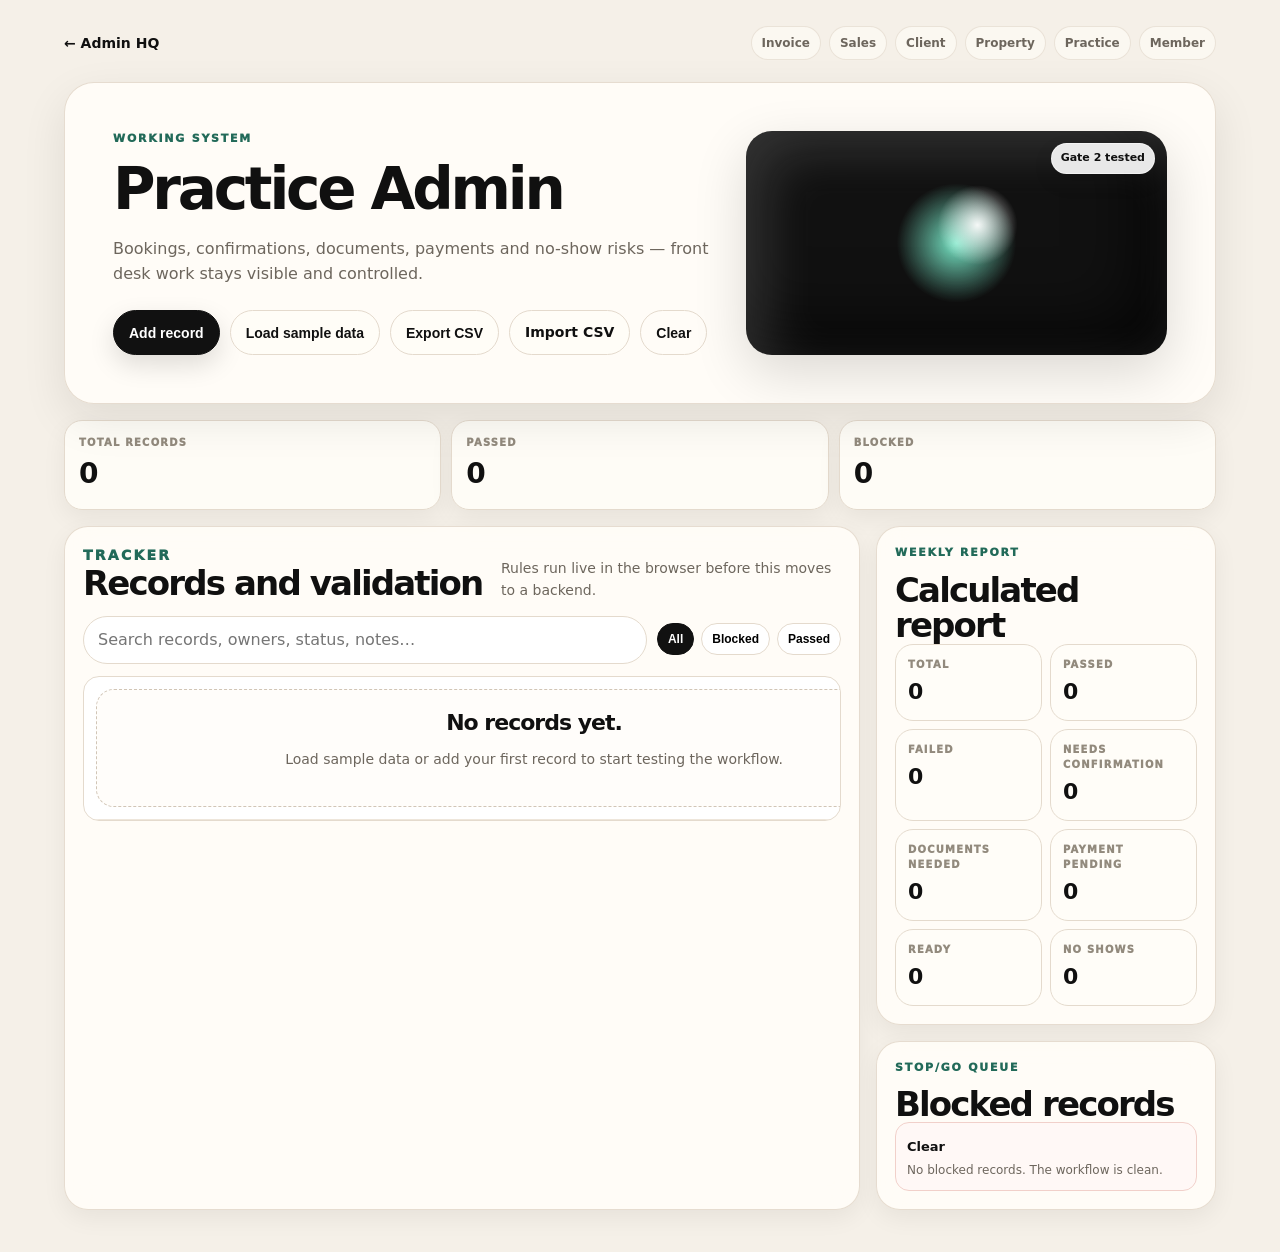
<file: app/practice-admin/index.html>
<!doctype html>
<html lang="en">
<head>
  <meta charset="utf-8" />
  <meta name="viewport" content="width=device-width, initial-scale=1, viewport-fit=cover" />
  <title>Practice Admin — Admin HQ</title>
  <link rel="stylesheet" href="../assets/app.css" />
</head>
<body class="practice" data-system="practice">
  <main class="shell">
    <nav class="topbar"><a class="back" href="../">← Admin HQ</a><div class="topbar-links"><a href="../invoice-admin/">Invoice</a><a href="../sales-admin/">Sales</a><a href="../client-admin/">Client</a><a href="../property-admin/">Property</a><a href="../practice-admin/">Practice</a><a href="../member-admin/">Member</a></div></nav>
    <header class="app-head"><div><p class="eyebrow">Working system</p><h1 id="system-title">Practice Admin</h1><p id="system-subtitle" class="sub"></p><div class="actions"><button id="add-record" class="btn primary">Add record</button><button id="load-demo" class="btn">Load sample data</button><button id="export-csv" class="btn">Export CSV</button><label class="btn">Import CSV<input id="import-csv" type="file" accept=".csv,text/csv"></label><button id="empty-data" class="btn ghost">Clear</button></div></div><div class="orb"></div></header>
    <section class="metrics"><div class="metric"><span>Total records</span><strong id="record-count">0</strong></div><div class="metric"><span>Passed</span><strong id="pass-count">0</strong></div><div class="metric"><span>Blocked</span><strong id="fail-count">0</strong></div></section>
    <section class="layout"><article class="panel"><div class="panel-head"><div><p class="eyebrow">Tracker</p><h2>Records and validation</h2></div><p class="muted">Rules run live in the browser before this moves to a backend.</p></div><div class="tablewrap"><table id="records-table"></table></div></article><aside class="side"><article class="panel"><p class="eyebrow">Weekly report</p><h2>Calculated report</h2><div id="report-grid" class="report-grid"></div></article><article class="panel"><p class="eyebrow">Stop/go queue</p><h2>Blocked records</h2><ul id="blocked-list" class="blocked"></ul></article></aside></section>
  </main>
  <dialog id="record-modal"><form id="record-form"></form><div class="modal-actions"><button type="button" id="close-modal" class="btn">Cancel</button><button form="record-form" class="btn primary">Save record</button></div></dialog>
  <script src="../assets/engine.js"></script>
  <script src="../assets/app.js"></script>
</body>
</html>
</file>
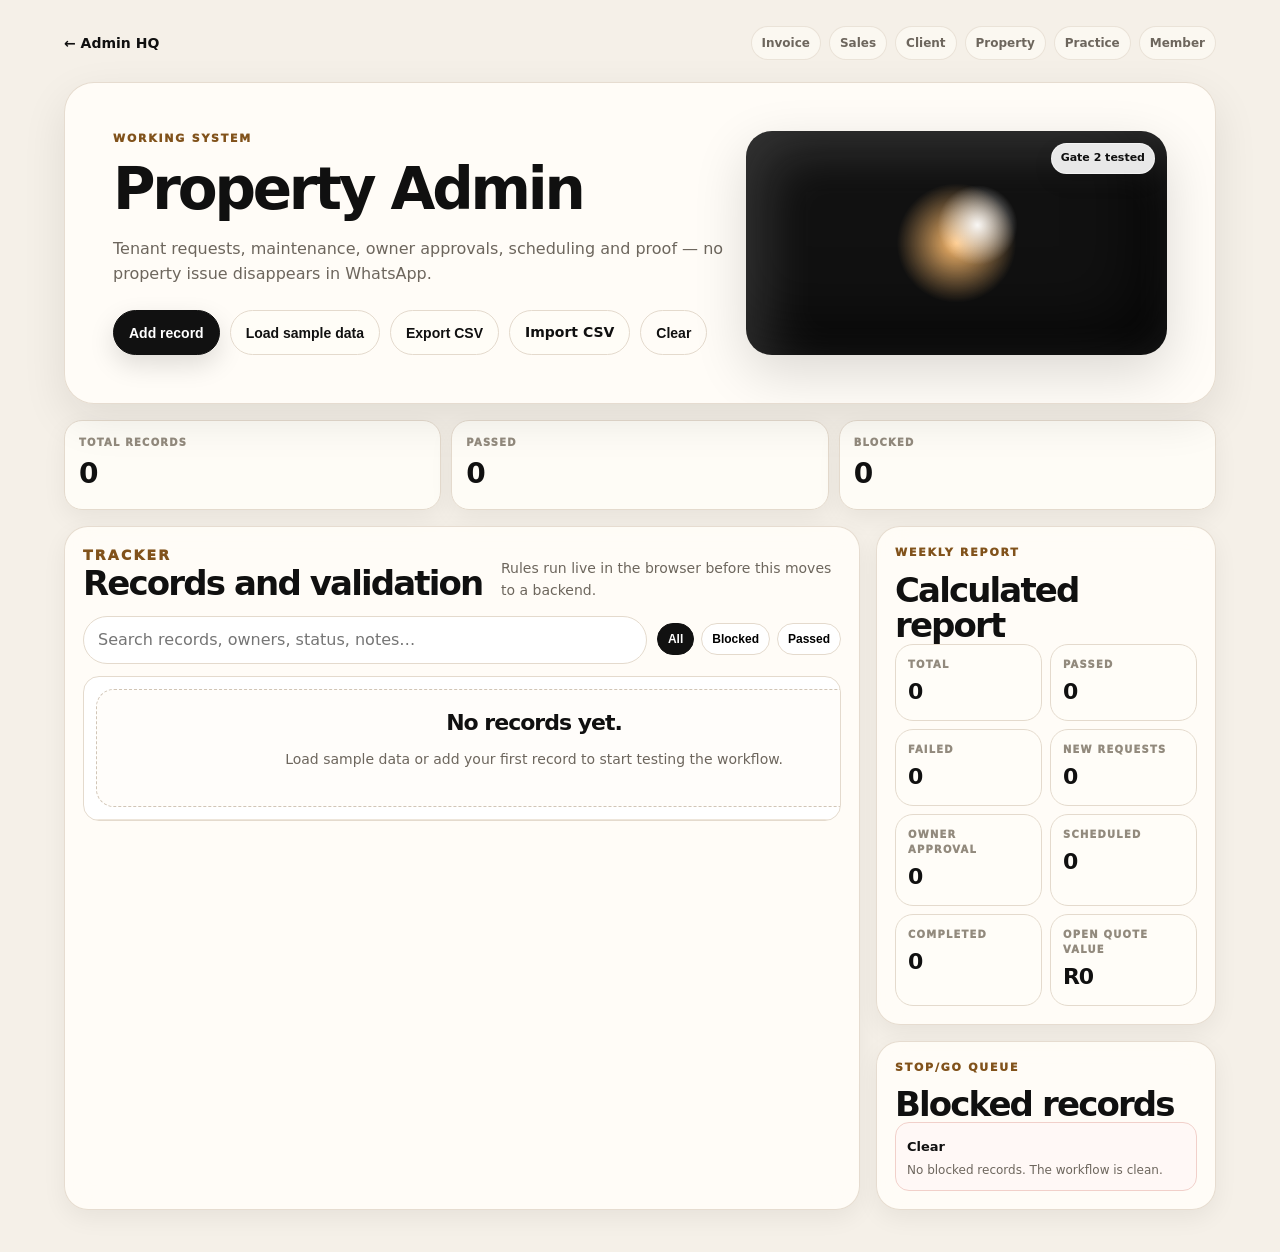
<file: app/property-admin/index.html>
<!doctype html>
<html lang="en">
<head>
  <meta charset="utf-8" />
  <meta name="viewport" content="width=device-width, initial-scale=1, viewport-fit=cover" />
  <title>Property Admin — Admin HQ</title>
  <link rel="stylesheet" href="../assets/app.css" />
</head>
<body class="property" data-system="property">
  <main class="shell">
    <nav class="topbar"><a class="back" href="../">← Admin HQ</a><div class="topbar-links"><a href="../invoice-admin/">Invoice</a><a href="../sales-admin/">Sales</a><a href="../client-admin/">Client</a><a href="../property-admin/">Property</a><a href="../practice-admin/">Practice</a><a href="../member-admin/">Member</a></div></nav>
    <header class="app-head"><div><p class="eyebrow">Working system</p><h1 id="system-title">Property Admin</h1><p id="system-subtitle" class="sub"></p><div class="actions"><button id="add-record" class="btn primary">Add record</button><button id="load-demo" class="btn">Load sample data</button><button id="export-csv" class="btn">Export CSV</button><label class="btn">Import CSV<input id="import-csv" type="file" accept=".csv,text/csv"></label><button id="empty-data" class="btn ghost">Clear</button></div></div><div class="orb"></div></header>
    <section class="metrics"><div class="metric"><span>Total records</span><strong id="record-count">0</strong></div><div class="metric"><span>Passed</span><strong id="pass-count">0</strong></div><div class="metric"><span>Blocked</span><strong id="fail-count">0</strong></div></section>
    <section class="layout"><article class="panel"><div class="panel-head"><div><p class="eyebrow">Tracker</p><h2>Records and validation</h2></div><p class="muted">Rules run live in the browser before this moves to a backend.</p></div><div class="tablewrap"><table id="records-table"></table></div></article><aside class="side"><article class="panel"><p class="eyebrow">Weekly report</p><h2>Calculated report</h2><div id="report-grid" class="report-grid"></div></article><article class="panel"><p class="eyebrow">Stop/go queue</p><h2>Blocked records</h2><ul id="blocked-list" class="blocked"></ul></article></aside></section>
  </main>
  <dialog id="record-modal"><form id="record-form"></form><div class="modal-actions"><button type="button" id="close-modal" class="btn">Cancel</button><button form="record-form" class="btn primary">Save record</button></div></dialog>
  <script src="../assets/engine.js"></script>
  <script src="../assets/app.js"></script>
</body>
</html>
</file>
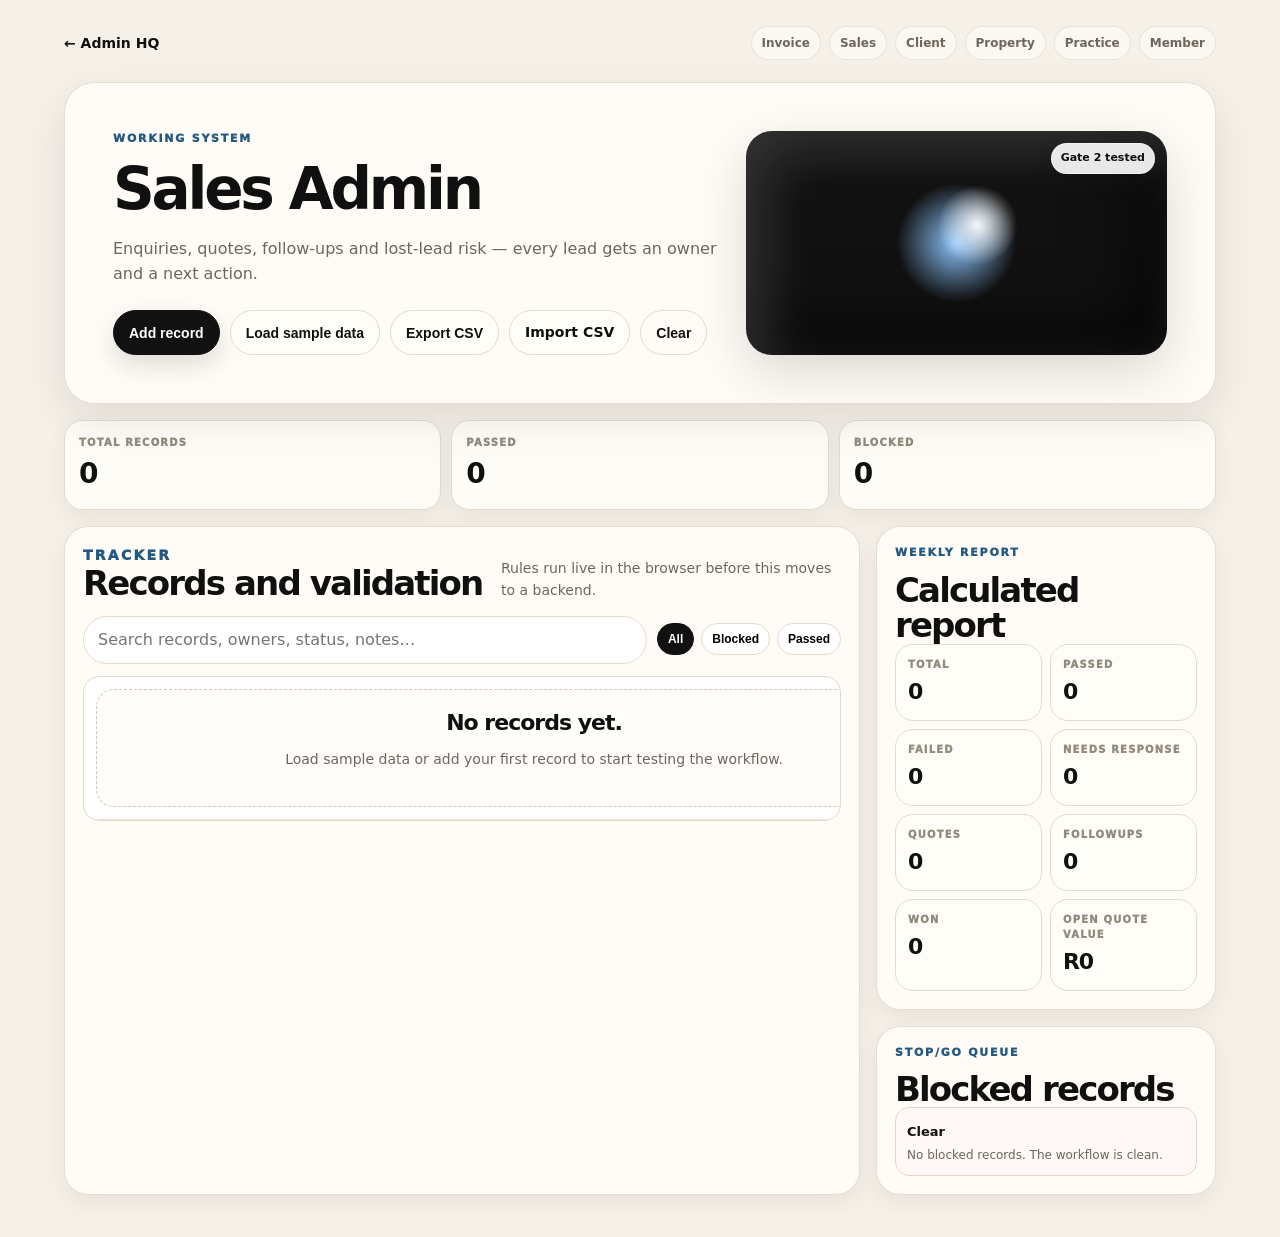
<file: app/sales-admin/index.html>
<!doctype html>
<html lang="en">
<head>
  <meta charset="utf-8" />
  <meta name="viewport" content="width=device-width, initial-scale=1, viewport-fit=cover" />
  <title>Sales Admin — Admin HQ</title>
  <link rel="stylesheet" href="../assets/app.css" />
</head>
<body class="sales" data-system="sales">
  <main class="shell">
    <nav class="topbar"><a class="back" href="../">← Admin HQ</a><div class="topbar-links"><a href="../invoice-admin/">Invoice</a><a href="../sales-admin/">Sales</a><a href="../client-admin/">Client</a><a href="../property-admin/">Property</a><a href="../practice-admin/">Practice</a><a href="../member-admin/">Member</a></div></nav>
    <header class="app-head"><div><p class="eyebrow">Working system</p><h1 id="system-title">Sales Admin</h1><p id="system-subtitle" class="sub"></p><div class="actions"><button id="add-record" class="btn primary">Add record</button><button id="load-demo" class="btn">Load sample data</button><button id="export-csv" class="btn">Export CSV</button><label class="btn">Import CSV<input id="import-csv" type="file" accept=".csv,text/csv"></label><button id="empty-data" class="btn ghost">Clear</button></div></div><div class="orb"></div></header>
    <section class="metrics"><div class="metric"><span>Total records</span><strong id="record-count">0</strong></div><div class="metric"><span>Passed</span><strong id="pass-count">0</strong></div><div class="metric"><span>Blocked</span><strong id="fail-count">0</strong></div></section>
    <section class="layout"><article class="panel"><div class="panel-head"><div><p class="eyebrow">Tracker</p><h2>Records and validation</h2></div><p class="muted">Rules run live in the browser before this moves to a backend.</p></div><div class="tablewrap"><table id="records-table"></table></div></article><aside class="side"><article class="panel"><p class="eyebrow">Weekly report</p><h2>Calculated report</h2><div id="report-grid" class="report-grid"></div></article><article class="panel"><p class="eyebrow">Stop/go queue</p><h2>Blocked records</h2><ul id="blocked-list" class="blocked"></ul></article></aside></section>
  </main>
  <dialog id="record-modal"><form id="record-form"></form><div class="modal-actions"><button type="button" id="close-modal" class="btn">Cancel</button><button form="record-form" class="btn primary">Save record</button></div></dialog>
  <script src="../assets/engine.js"></script>
  <script src="../assets/app.js"></script>
</body>
</html>
</file>
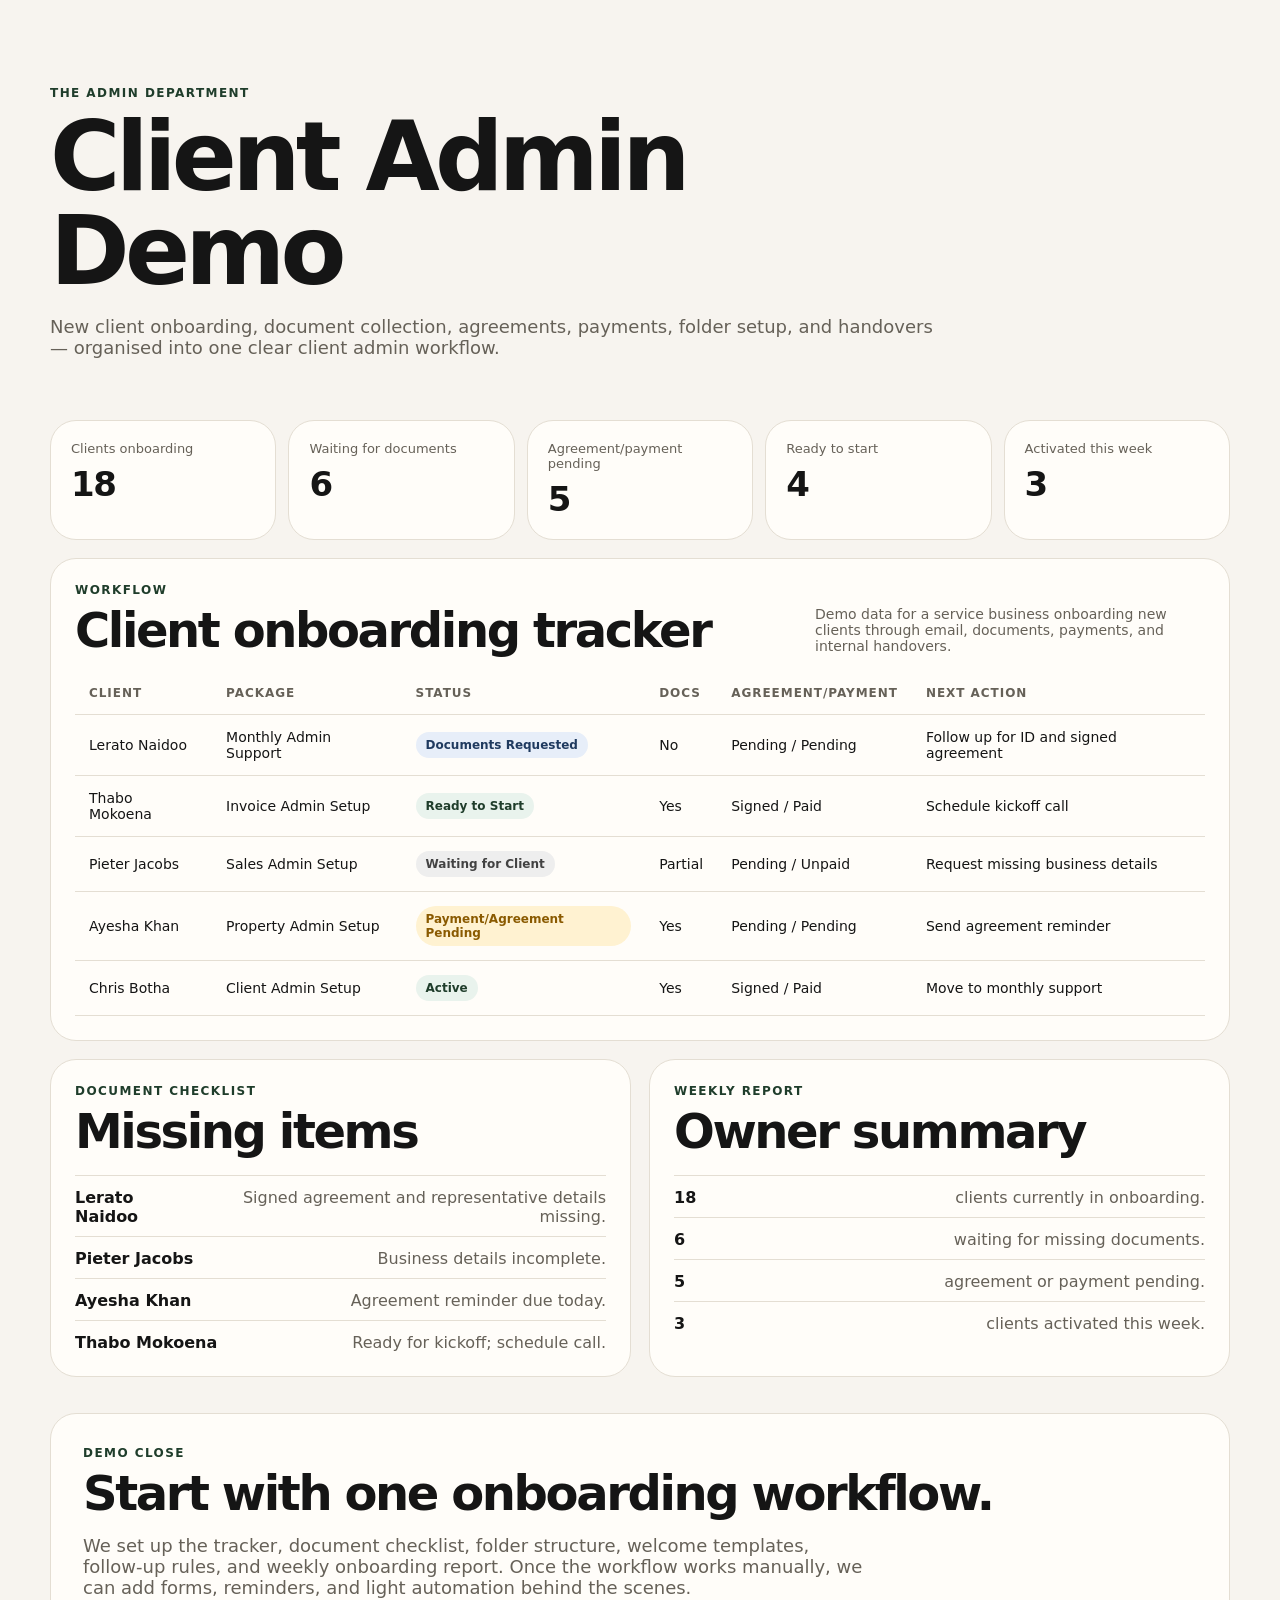
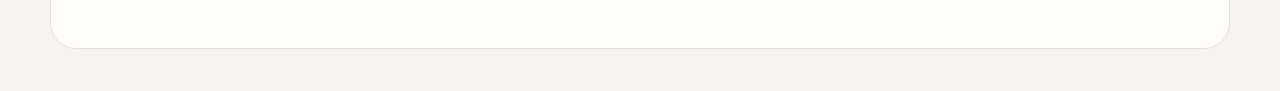
<file: product-systems/client-admin/demo/demo-dashboard.html>
<!doctype html>
<html lang="en">
<head>
  <meta charset="utf-8" />
  <meta name="viewport" content="width=device-width, initial-scale=1, viewport-fit=cover" />
  <title>Client Admin Demo — The Admin Department</title>
  <link rel="stylesheet" href="demo-dashboard.css" />
</head>
<body>
  <main class="shell">
    <header class="hero">
      <p class="eyebrow">The Admin Department</p>
      <h1>Client Admin Demo</h1>
      <p>New client onboarding, document collection, agreements, payments, folder setup, and handovers — organised into one clear client admin workflow.</p>
    </header>

    <section class="metrics" aria-label="Demo metrics">
      <article><span>Clients onboarding</span><strong>18</strong></article>
      <article><span>Waiting for documents</span><strong>6</strong></article>
      <article><span>Agreement/payment pending</span><strong>5</strong></article>
      <article><span>Ready to start</span><strong>4</strong></article>
      <article><span>Activated this week</span><strong>3</strong></article>
    </section>

    <section class="panel">
      <div class="panel-heading">
        <div>
          <p class="eyebrow">Workflow</p>
          <h2>Client onboarding tracker</h2>
        </div>
        <p class="note">Demo data for a service business onboarding new clients through email, documents, payments, and internal handovers.</p>
      </div>

      <div class="table-wrap">
        <table>
          <thead>
            <tr>
              <th>Client</th>
              <th>Package</th>
              <th>Status</th>
              <th>Docs</th>
              <th>Agreement/Payment</th>
              <th>Next action</th>
            </tr>
          </thead>
          <tbody>
            <tr>
              <td>Lerato Naidoo</td>
              <td>Monthly Admin Support</td>
              <td><span class="pill docs">Documents Requested</span></td>
              <td>No</td>
              <td>Pending / Pending</td>
              <td>Follow up for ID and signed agreement</td>
            </tr>
            <tr>
              <td>Thabo Mokoena</td>
              <td>Invoice Admin Setup</td>
              <td><span class="pill ready">Ready to Start</span></td>
              <td>Yes</td>
              <td>Signed / Paid</td>
              <td>Schedule kickoff call</td>
            </tr>
            <tr>
              <td>Pieter Jacobs</td>
              <td>Sales Admin Setup</td>
              <td><span class="pill waiting">Waiting for Client</span></td>
              <td>Partial</td>
              <td>Pending / Unpaid</td>
              <td>Request missing business details</td>
            </tr>
            <tr>
              <td>Ayesha Khan</td>
              <td>Property Admin Setup</td>
              <td><span class="pill urgent">Payment/Agreement Pending</span></td>
              <td>Yes</td>
              <td>Pending / Pending</td>
              <td>Send agreement reminder</td>
            </tr>
            <tr>
              <td>Chris Botha</td>
              <td>Client Admin Setup</td>
              <td><span class="pill active">Active</span></td>
              <td>Yes</td>
              <td>Signed / Paid</td>
              <td>Move to monthly support</td>
            </tr>
          </tbody>
        </table>
      </div>
    </section>

    <section class="grid">
      <article class="panel">
        <p class="eyebrow">Document checklist</p>
        <h2>Missing items</h2>
        <ul class="list">
          <li><strong>Lerato Naidoo</strong><span>Signed agreement and representative details missing.</span></li>
          <li><strong>Pieter Jacobs</strong><span>Business details incomplete.</span></li>
          <li><strong>Ayesha Khan</strong><span>Agreement reminder due today.</span></li>
          <li><strong>Thabo Mokoena</strong><span>Ready for kickoff; schedule call.</span></li>
        </ul>
      </article>

      <article class="panel">
        <p class="eyebrow">Weekly report</p>
        <h2>Owner summary</h2>
        <ul class="list">
          <li><strong>18</strong><span>clients currently in onboarding.</span></li>
          <li><strong>6</strong><span>waiting for missing documents.</span></li>
          <li><strong>5</strong><span>agreement or payment pending.</span></li>
          <li><strong>3</strong><span>clients activated this week.</span></li>
        </ul>
      </article>
    </section>

    <section class="cta">
      <p class="eyebrow">Demo close</p>
      <h2>Start with one onboarding workflow.</h2>
      <p>We set up the tracker, document checklist, folder structure, welcome templates, follow-up rules, and weekly onboarding report. Once the workflow works manually, we can add forms, reminders, and light automation behind the scenes.</p>
    </section>
  </main>
</body>
</html>
</file>
<file: styles.css>
:root{
  --paper:#f6f1e8;
  --card:#fffdf8;
  --ink:#111;
  --faint:#6f675d;
  --muted:#8a8174;
  --rule:#ded4c5;
  --ledger:#d8ff57;
  --blue:#8dc6ff;
  --purple:#c9a8ff;
  --shadow:0 16px 45px rgba(26,20,12,.09);
}
*{box-sizing:border-box}
html{scroll-behavior:smooth}
body{margin:0;font-family:Inter,ui-sans-serif,system-ui,-apple-system,BlinkMacSystemFont,"Segoe UI",sans-serif;background:var(--paper);color:var(--ink);line-height:1.5;-webkit-font-smoothing:antialiased;text-rendering:optimizeLegibility}
a{color:inherit;text-decoration:none}
.site-header{position:sticky;top:0;z-index:10;background:rgba(246,241,232,.9);backdrop-filter:blur(14px);border-bottom:1px solid var(--rule);display:flex;justify-content:space-between;align-items:center;padding:14px clamp(20px,4vw,40px)}
.logo{font-weight:900;letter-spacing:-.04em;font-size:18px}.logo:before{content:"";display:inline-block;width:10px;height:10px;border-radius:50%;background:#111;box-shadow:7px 0 0 var(--ledger);margin-right:10px}
nav{display:flex;gap:14px;align-items:center}nav a{color:var(--faint);font-size:14px;font-weight:700;border:1px solid transparent;border-radius:999px;padding:7px 0;transition:.18s ease}nav a:hover{color:var(--ink)}.nav-cta{background:#111!important;color:#fff!important;border-color:#111!important;padding:8px 13px!important}
.hero{max-width:1152px;margin:0 auto;padding:clamp(48px,6.2vw,72px) 20px;display:grid;grid-template-columns:minmax(0,1.02fr) minmax(300px,.98fr);gap:clamp(32px,5vw,56px);align-items:center}
.eyebrow{margin:0 0 16px;color:#456b36;text-transform:uppercase;font-size:11px;letter-spacing:.16em;font-weight:950}
h1,h2,h3{margin:0;letter-spacing:-.055em;line-height:1.04}
h1{font-size:clamp(38px,5vw,56px);max-width:670px}
h2{font-size:clamp(28px,3.4vw,38px);max-width:720px;line-height:1.08}
h3{font-size:22px;letter-spacing:-.045em;line-height:1.1}
.hero-copy{font-size:16px;max-width:590px;color:var(--faint);margin:20px 0 0;line-height:1.72}.hero-actions{display:flex;flex-wrap:wrap;gap:12px;margin:28px 0 16px}.button{display:inline-flex;align-items:center;justify-content:center;padding:12px 16px;border-radius:999px;font-size:14px;font-weight:850;border:1px solid var(--rule);transition:transform .18s ease,box-shadow .18s ease,border-color .18s ease}.button:hover{transform:translateY(-1px);box-shadow:0 10px 24px rgba(17,17,17,.09);border-color:#cbbfac}.button.primary{background:#111;color:#fff;border-color:#111}.button.secondary{background:var(--card)}.trust{color:var(--faint);font-size:11px;margin:0;font-family:ui-monospace,SFMono-Regular,Menlo,monospace}.today-card{background:var(--card);border:1px solid var(--rule);box-shadow:var(--shadow);padding:20px 22px}.card-head{display:flex;align-items:end;justify-content:space-between;gap:16px;margin-bottom:14px}.stamp{font-family:Georgia,serif;font-weight:900;font-size:22px;letter-spacing:-.06em}.date{font-family:ui-monospace,SFMono-Regular,Menlo,monospace;font-size:11px;color:var(--faint);text-align:right}.ruled{list-style:none;margin:0;padding:0}.ruled li{display:grid;grid-template-columns:18px 1fr auto;gap:12px;align-items:start;padding:10px 0;border-top:1px solid var(--rule);font-size:14px;line-height:1.42}.ruled li:last-child{border-bottom:1px solid var(--rule)}.check{width:16px;height:16px;border:2px solid var(--ink);margin-top:2px}.check.done{background:var(--ledger);border-color:var(--ledger)}.ruled strong{font-family:ui-monospace,SFMono-Regular,Menlo,monospace;color:var(--faint);font-size:10px;text-transform:uppercase;letter-spacing:.08em}.card-note{font-family:ui-monospace,SFMono-Regular,Menlo,monospace;text-align:right;color:var(--faint);font-size:11px;margin:14px 0 0}.proof-strip{max-width:1152px;margin:0 auto;padding:0 20px 4px;display:grid;grid-template-columns:repeat(4,1fr);gap:0}.proof-strip article{background:var(--card);border:1px solid var(--rule);border-right:0;padding:16px}.proof-strip article:last-child{border-right:1px solid var(--rule)}.proof-strip span{display:block;font-family:ui-monospace,SFMono-Regular,Menlo,monospace;color:var(--muted);font-size:10px;text-transform:uppercase;letter-spacing:.11em}.proof-strip strong{display:block;font-size:23px;letter-spacing:-.055em;margin-top:3px}.proof-strip p{margin:4px 0 0;color:var(--faint);font-size:13px;line-height:1.45}section{padding:clamp(48px,6vw,72px) clamp(20px,4vw,40px)}.problem,.departments,.how{border-top:1px solid var(--rule)}.problem{display:grid;grid-template-columns:minmax(0,1fr) minmax(280px,500px);gap:28px;max-width:1152px;margin:0 auto}.problem-card,.grid article,.cta{background:var(--card);border:1px solid var(--rule)}.problem-card{padding:20px;font-size:16px;color:var(--faint);line-height:1.65}.problem-card p{margin-top:0}.problem-card p:last-child{margin-bottom:0}.departments,.how{max-width:1152px;margin:0 auto}.grid{margin-top:28px;display:grid;grid-template-columns:repeat(3,minmax(0,1fr));gap:0;border:1px solid var(--rule);background:var(--rule)}.grid article{padding:20px;display:flex;min-height:218px;flex-direction:column;gap:10px;position:relative;overflow:hidden}.grid article.featured:before{content:"";position:absolute;right:-48px;top:-48px;width:118px;height:118px;border-radius:50%;background:var(--ledger)}.grid article span{align-self:flex-start;background:#111;color:#fff;border-radius:999px;padding:6px 9px;font-size:10px;font-weight:950;text-transform:uppercase;letter-spacing:.1em;position:relative;z-index:1}.grid article p{color:var(--faint);margin:0;font-size:14px;line-height:1.55}.grid article a{margin-top:auto;font-weight:900;color:#456b36;font-size:14px;position:relative;z-index:1}.how ol{margin:28px 0 0;padding:0;list-style:none;max-width:820px;display:grid;gap:0;border:1px solid var(--rule);background:var(--rule)}.how li{background:var(--card);padding:16px;color:var(--faint);font-size:14px;line-height:1.6}.how li strong{color:var(--ink)}.cta{max-width:1152px;margin:24px auto 56px;padding:clamp(34px,5vw,56px);box-shadow:var(--shadow)}.cta p{max-width:650px;color:var(--faint);font-size:16px;line-height:1.65}footer{padding:24px clamp(20px,4vw,40px);color:var(--faint);border-top:1px solid var(--rule);font-size:14px}
@media(max-width:980px){.hero,.problem{grid-template-columns:1fr}.proof-strip{grid-template-columns:1fr 1fr}.proof-strip article:nth-child(2){border-right:1px solid var(--rule)}.grid{grid-template-columns:1fr}.grid article{min-height:auto;border-bottom:1px solid var(--rule)}.grid article:last-child{border-bottom:0}}
@media(max-width:760px){nav a:not(.nav-cta){display:none}.site-header{padding:12px 16px}.hero{padding-top:44px}.hero h1{font-size:40px}.today-card{padding:18px}.ruled li{grid-template-columns:18px 1fr;gap:10px}.ruled strong{grid-column:2}.proof-strip{grid-template-columns:1fr}.proof-strip article{border-right:1px solid var(--rule);border-bottom:0}section{padding:48px 16px}.hero-actions .button{width:100%}.cta{margin:16px 16px 48px;padding:26px 18px}h2{font-size:32px}.grid,.how ol{border-left:1px solid var(--rule);border-right:1px solid var(--rule)}}
</file>
<file: app/assets/app.css>
:root{
  --bg:#f5f0e8;
  --bg-soft:#fbf7ef;
  --ink:#101010;
  --muted:#6d665d;
  --subtle:#928a7d;
  --card:#fffdf8;
  --card-strong:#fffaf0;
  --border:#e4dacd;
  --border-strong:#d1c5b6;
  --accent:#d8ff57;
  --blue:#8dc6ff;
  --purple:#c9a8ff;
  --danger:#9b1b1b;
  --danger-bg:#fff0ed;
  --ok:#1f7a4c;
  --ok-bg:#e8f7ed;
  --warning:#865b00;
  --warning-bg:#fff5d7;
  --shadow-sm:0 8px 24px rgba(22,18,11,.06);
  --shadow-md:0 16px 45px rgba(22,18,11,.09);
  --shadow-lg:0 24px 70px rgba(22,18,11,.14);
  --radius-sm:12px;
  --radius-md:18px;
  --radius-lg:24px;
  --radius-xl:30px;
  --space:clamp(14px,1.8vw,20px);
}
*{box-sizing:border-box}
html{scroll-behavior:smooth}
body{margin:0;background:var(--bg);color:var(--ink);font-family:Inter,ui-sans-serif,system-ui,-apple-system,BlinkMacSystemFont,"Segoe UI",sans-serif;-webkit-font-smoothing:antialiased;text-rendering:optimizeLegibility;line-height:1.5}
a{color:inherit}.shell{width:min(1152px,calc(100% - 40px));margin:0 auto;padding:18px 0 42px}.topbar{display:flex;justify-content:space-between;gap:14px;align-items:center;margin-bottom:14px;padding:8px 0}.back,.topbar a{font-weight:800;text-decoration:none;color:inherit}.back{display:inline-flex;align-items:center;gap:8px;color:var(--muted);font-size:14px}.topbar-links{display:flex;gap:8px;align-items:center;flex-wrap:wrap}.topbar-links a{font-size:12px;color:var(--muted);border:1px solid rgba(228,218,205,.72);background:rgba(255,253,248,.58);padding:7px 10px;border-radius:999px;transition:.18s ease}.topbar-links a:hover{color:var(--ink);border-color:var(--border-strong);transform:translateY(-1px)}
.app-head{position:relative;overflow:hidden;display:grid;grid-template-columns:minmax(0,1.05fr) minmax(220px,.72fr);gap:20px;background:rgba(255,253,248,.92);border:1px solid rgba(228,218,205,.92);border-radius:var(--radius-xl);padding:clamp(28px,4.2vw,48px);box-shadow:var(--shadow-md);margin-bottom:16px}.eyebrow{margin:0 0 11px;color:#3e673f;text-transform:uppercase;letter-spacing:.16em;font-weight:950;font-size:11px}.client .eyebrow{color:#5d3e79}.sales .eyebrow{color:#245a82}.property .eyebrow{color:#81521b}.practice .eyebrow{color:#226a59}.member .eyebrow{color:#854266}h1,h2,h3{margin:0;letter-spacing:-.055em;line-height:1.04}h1{font-size:clamp(38px,5vw,58px);max-width:700px}h2{font-size:clamp(24px,3vw,34px)}h3{font-size:21px;letter-spacing:-.045em}.sub,.muted{color:var(--muted);line-height:1.55}.sub{font-size:16px;max-width:620px;margin:18px 0 0}.orb{position:relative;min-height:190px;border-radius:26px;background:radial-gradient(circle at 55% 42%,rgba(255,255,255,.95),transparent 15%),radial-gradient(circle at 50% 50%,var(--accent),transparent 25%),#111;box-shadow:inset 18px 18px 54px rgba(255,255,255,.16),inset -24px -24px 70px rgba(0,0,0,.76),0 18px 54px rgba(0,0,0,.14)}.orb:after{content:"Gate 2 tested";position:absolute;right:12px;top:12px;background:rgba(255,255,255,.9);border:1px solid rgba(255,255,255,.5);border-radius:999px;padding:6px 9px;font-size:11px;font-weight:900;box-shadow:0 8px 20px rgba(0,0,0,.10)}body.sales .orb{background:radial-gradient(circle at 55% 42%,rgba(255,255,255,.95),transparent 15%),radial-gradient(circle at 50% 50%,var(--blue),transparent 25%),#111}body.client .orb{background:radial-gradient(circle at 55% 42%,rgba(255,255,255,.95),transparent 15%),radial-gradient(circle at 50% 50%,var(--purple),transparent 25%),#111}body.property .orb{background:radial-gradient(circle at 55% 42%,rgba(255,255,255,.95),transparent 15%),radial-gradient(circle at 50% 50%,#ffbd6e,transparent 25%),#111}body.practice .orb{background:radial-gradient(circle at 55% 42%,rgba(255,255,255,.95),transparent 15%),radial-gradient(circle at 50% 50%,#77e6c6,transparent 25%),#111}body.member .orb{background:radial-gradient(circle at 55% 42%,rgba(255,255,255,.95),transparent 15%),radial-gradient(circle at 50% 50%,#ff9ccf,transparent 25%),#111}
.actions{display:flex;gap:10px;flex-wrap:wrap;margin-top:24px}.btn,.tiny{appearance:none;border:1px solid var(--border);border-radius:999px;background:rgba(255,253,248,.92);font-weight:850;padding:11px 15px;font-size:14px;cursor:pointer;text-decoration:none;color:inherit;transition:transform .18s ease,box-shadow .18s ease,border-color .18s ease,background .18s ease}.btn:hover,.tiny:hover{transform:translateY(-1px);box-shadow:var(--shadow-sm);border-color:var(--border-strong)}.btn:active,.tiny:active{transform:translateY(0)}.btn.primary{background:#111;color:#fff;border-color:#111;box-shadow:0 10px 26px rgba(0,0,0,.13)}.btn.ghost{background:transparent}.btn input{display:none}.tiny{padding:6px 9px;font-size:12px;background:#fff}.metrics{display:grid;grid-template-columns:repeat(3,1fr);gap:10px;margin-bottom:16px}.metric{background:rgba(255,253,248,.92);border:1px solid var(--border);border-radius:var(--radius-md);padding:14px;box-shadow:var(--shadow-sm)}.metric span{display:block;color:var(--subtle);font-size:10px;text-transform:uppercase;letter-spacing:.12em;font-weight:950}.metric strong{display:block;font-size:28px;letter-spacing:-.055em;margin-top:3px}.layout{display:grid;grid-template-columns:minmax(0,1fr)340px;gap:16px}.panel{background:rgba(255,253,248,.92);border:1px solid rgba(228,218,205,.92);border-radius:var(--radius-lg);padding:18px;box-shadow:var(--shadow-sm);backdrop-filter:blur(14px)}.panel-head{display:flex;justify-content:space-between;gap:14px;align-items:end;margin-bottom:14px}.panel-head p{max-width:340px;margin:0;font-size:14px}.toolbar{display:flex;gap:10px;align-items:center;justify-content:space-between;margin:0 0 12px;flex-wrap:wrap}.searchbox{flex:1;min-width:220px;position:relative}.searchbox input{width:100%;border:1px solid var(--border);border-radius:999px;background:#fff;padding:11px 14px;font:inherit;outline:none}.searchbox input:focus{border-color:#111;box-shadow:0 0 0 4px rgba(17,17,17,.06)}.filters{display:flex;gap:7px;align-items:center;overflow:auto;padding-bottom:2px}.chip{border:1px solid var(--border);background:#fff;border-radius:999px;padding:8px 10px;font-size:12px;font-weight:900;white-space:nowrap;cursor:pointer;transition:.18s ease}.chip:hover{transform:translateY(-1px);border-color:var(--border-strong)}.chip.active{background:#111;color:#fff;border-color:#111}.tablewrap{overflow:auto;border:1px solid var(--border);border-radius:16px;background:#fff;max-height:640px;box-shadow:inset 0 1px 0 rgba(255,255,255,.65)}table{width:100%;border-collapse:separate;border-spacing:0;min-width:900px}th,td{text-align:left;padding:12px;border-bottom:1px solid #eee6db;vertical-align:top}th{position:sticky;top:0;background:#111;color:#fff;text-transform:uppercase;letter-spacing:.12em;font-size:10px;z-index:1}th:first-child{border-top-left-radius:14px}th:last-child{border-top-right-radius:14px}td{font-size:13px}tr{transition:background .14s ease}tr:hover{background:#fffaf2}tr.fail{background:var(--danger-bg)}tr.fail:hover{background:#ffe8e3}td small{display:block;color:var(--muted);margin-top:5px;max-width:320px;line-height:1.35}.pill{display:inline-flex;align-items:center;border-radius:999px;padding:5px 9px;font-size:11px;font-weight:950;line-height:1}.pill.pass{background:var(--ok-bg);color:var(--ok)}.pill.fail{background:#ffe1df;color:var(--danger)}.side{display:grid;gap:16px;align-content:start}.report-grid{display:grid;grid-template-columns:1fr 1fr;gap:8px}.report-grid .metric{box-shadow:none;padding:12px}.report-grid .metric strong{font-size:22px}.blocked{list-style:none;padding:0;margin:0;display:grid;gap:8px}.blocked li{border:1px solid #f1d0ca;background:#fff8f6;border-radius:14px;padding:11px}.blocked strong{font-size:13px}.blocked span{display:block;color:var(--muted);font-size:12px;margin-top:4px;line-height:1.35}.foot-note{margin-top:18px;color:var(--muted);font-size:13px}.record-cards{display:none;gap:10px}.record-card{background:#fff;border:1px solid var(--border);border-radius:18px;padding:13px;box-shadow:var(--shadow-sm)}.record-card.fail{background:var(--danger-bg);border-color:#f1d0ca}.record-card-head{display:flex;justify-content:space-between;gap:12px;align-items:start}.record-card h3{font-size:19px}.record-fields{display:grid;grid-template-columns:1fr 1fr;gap:8px;margin:12px 0}.record-field{border:1px solid #eee6db;background:rgba(255,253,248,.8);border-radius:12px;padding:9px}.record-field span{display:block;color:var(--subtle);font-size:10px;text-transform:uppercase;letter-spacing:.11em;font-weight:950}.record-field strong{display:block;margin-top:3px;font-size:13px;line-height:1.25}.empty-state{border:1px dashed var(--border-strong);background:rgba(255,253,248,.7);border-radius:18px;padding:22px;text-align:center}.empty-state h3{font-size:22px}.empty-state p{color:var(--muted);font-size:14px}dialog{border:none;border-radius:24px;max-width:900px;width:min(900px,calc(100% - 28px));box-shadow:var(--shadow-lg);background:var(--card)}dialog::backdrop{background:rgba(0,0,0,.48);backdrop-filter:blur(6px)}form{display:grid;grid-template-columns:repeat(3,1fr);gap:12px;padding:20px}label{display:grid;gap:6px;color:var(--muted);font-size:13px;font-weight:850}input,select{border:1px solid var(--border);border-radius:13px;padding:11px;font:inherit;background:#fff;outline:none}input:focus,select:focus{border-color:#111;box-shadow:0 0 0 4px rgba(17,17,17,.06)}.modal-actions{display:flex;justify-content:flex-end;gap:10px;padding:0 20px 20px}.toast{position:fixed;left:50%;bottom:calc(22px + env(safe-area-inset-bottom,0px));transform:translate(-50%,20px);opacity:0;pointer-events:none;background:#111;color:#fff;border-radius:999px;padding:11px 15px;font-weight:850;box-shadow:var(--shadow-md);transition:.22s ease;z-index:20}.toast.show{opacity:1;transform:translate(-50%,0)}
@media(max-width:980px){.shell{width:min(100% - 24px,760px);padding-top:14px}.topbar{display:block}.topbar-links{margin-top:12px}.app-head,.layout{grid-template-columns:1fr}.app-head{border-radius:26px}.orb{min-height:160px}.metrics{grid-template-columns:1fr 1fr 1fr}.panel-head{display:block}.report-grid,form{grid-template-columns:1fr 1fr}.side{grid-template-columns:1fr}}
@media(max-width:720px){.shell{width:100%;padding:10px 10px calc(78px + env(safe-area-inset-bottom,0px))}.topbar{padding:8px 2px}.topbar-links{gap:6px}.topbar-links a{font-size:12px;padding:7px 9px}.app-head{padding:22px;border-radius:24px;margin-bottom:12px}.orb{display:none}h1{font-size:38px}.sub{font-size:15px}.actions{position:sticky;bottom:calc(10px + env(safe-area-inset-bottom,0px));z-index:10;background:rgba(245,240,232,.84);backdrop-filter:blur(12px);border:1px solid var(--border);border-radius:20px;padding:8px;margin:18px -10px -8px}.actions .btn,.actions label.btn{flex:1;justify-content:center;font-size:13px;padding:10px 9px}.metrics{grid-template-columns:repeat(3,1fr);gap:8px}.metric{padding:11px;border-radius:16px}.metric span{font-size:9px}.metric strong{font-size:23px}.panel{border-radius:22px;padding:14px}.toolbar{display:grid}.searchbox{min-width:0}.filters{padding-bottom:6px}.tablewrap{display:none}.record-cards{display:grid}.record-fields{grid-template-columns:1fr}.report-grid{grid-template-columns:1fr}.modal-actions{position:sticky;bottom:0;background:var(--card);padding:12px 18px 18px;border-top:1px solid var(--border)}form{grid-template-columns:1fr;padding:18px}dialog{width:calc(100% - 16px);border-radius:22px}h2{font-size:28px}}
@media(max-width:420px){h1{font-size:36px}.metrics{grid-template-columns:1fr}.actions .btn:nth-child(n+3),.actions label.btn{display:none}.record-card-head{display:block}.record-card-head .pill{margin-top:8px}}
</file>
<file: 02-website/static-site/styles.css>
:root {
  --bg: #f7f4ef;
  --ink: #151515;
  --muted: #62605b;
  --card: #fffdf9;
  --border: #e3ddd2;
  --accent: #1f3d2b;
  --accent-ink: #ffffff;
}

* { box-sizing: border-box; }

body {
  margin: 0;
  font-family: Inter, ui-sans-serif, system-ui, -apple-system, BlinkMacSystemFont, "Segoe UI", sans-serif;
  background: var(--bg);
  color: var(--ink);
  line-height: 1.5;
}

a { color: inherit; text-decoration: none; }

.site-header {
  display: flex;
  justify-content: space-between;
  align-items: center;
  padding: 22px clamp(20px, 5vw, 72px);
  border-bottom: 1px solid var(--border);
}

.logo { font-weight: 760; letter-spacing: -0.03em; }

nav { display: flex; gap: 22px; color: var(--muted); font-size: 14px; }

section { padding: clamp(56px, 8vw, 112px) clamp(20px, 5vw, 72px); }

.hero { max-width: 960px; padding-top: clamp(72px, 11vw, 150px); }

.eyebrow {
  margin: 0 0 14px;
  color: var(--accent);
  text-transform: uppercase;
  font-size: 12px;
  letter-spacing: 0.12em;
  font-weight: 800;
}

h1, h2, h3 { margin: 0; letter-spacing: -0.05em; line-height: 0.98; }

h1 { font-size: clamp(48px, 10vw, 104px); max-width: 900px; }

h2 { font-size: clamp(34px, 6vw, 68px); max-width: 760px; }

h3 { font-size: 24px; letter-spacing: -0.035em; }

.hero-copy {
  font-size: clamp(19px, 2.4vw, 26px);
  max-width: 700px;
  color: var(--muted);
  margin: 28px 0;
}

.hero-actions { display: flex; flex-wrap: wrap; gap: 12px; margin: 30px 0 18px; }

.button {
  display: inline-flex;
  align-items: center;
  justify-content: center;
  padding: 14px 18px;
  border-radius: 999px;
  font-weight: 750;
  border: 1px solid var(--border);
}

.button.primary { background: var(--accent); color: var(--accent-ink); border-color: var(--accent); }
.button.secondary { background: var(--card); }

.trust { color: var(--muted); font-size: 14px; }

.problem {
  display: grid;
  grid-template-columns: minmax(0, 1fr) minmax(280px, 520px);
  gap: 28px;
  border-top: 1px solid var(--border);
}

.problem-card, article, .cta {
  background: var(--card);
  border: 1px solid var(--border);
  border-radius: 28px;
}

.problem-card { padding: 28px; font-size: 20px; color: var(--muted); }

.departments { border-top: 1px solid var(--border); }

.grid {
  margin-top: 30px;
  display: grid;
  grid-template-columns: repeat(3, minmax(0, 1fr));
  gap: 16px;
}

article { padding: 24px; }
article p { color: var(--muted); margin-bottom: 0; }

.how { border-top: 1px solid var(--border); }

ol {
  margin: 28px 0 0;
  padding: 0;
  list-style: none;
  max-width: 820px;
  display: grid;
  gap: 12px;
}

li { background: var(--card); border: 1px solid var(--border); border-radius: 18px; padding: 18px; color: var(--muted); }
li strong { color: var(--ink); }

.cta { margin: clamp(20px, 5vw, 72px); padding: clamp(36px, 6vw, 72px); }
.cta p { max-width: 640px; color: var(--muted); font-size: 20px; }

footer { padding: 32px clamp(20px, 5vw, 72px); color: var(--muted); border-top: 1px solid var(--border); }

@media (max-width: 800px) {
  nav { display: none; }
  .problem { grid-template-columns: 1fr; }
  .grid { grid-template-columns: 1fr; }
}
</file>
<file: product-systems/client-admin/demo/demo-dashboard.css>
:root {
  --bg: #f7f4ef;
  --ink: #151515;
  --muted: #666158;
  --card: #fffdf9;
  --border: #e4ded3;
  --green: #1f3d2b;
  --amber: #8a5a00;
  --red: #8a1f1f;
  --blue: #1f3a5f;
}

* { box-sizing: border-box; }
body { margin: 0; font-family: Inter, ui-sans-serif, system-ui, -apple-system, BlinkMacSystemFont, "Segoe UI", sans-serif; background: var(--bg); color: var(--ink); }
.shell { width: min(1180px, calc(100% - 32px)); margin: 0 auto; padding: 42px 0; }
.hero { padding: 44px 0; max-width: 900px; }
.eyebrow { margin: 0 0 10px; color: var(--green); text-transform: uppercase; letter-spacing: 0.12em; font-size: 12px; font-weight: 800; }
h1, h2 { margin: 0; letter-spacing: -0.05em; line-height: 0.98; }
h1 { font-size: clamp(48px, 9vw, 96px); }
h2 { font-size: clamp(28px, 5vw, 48px); }
p { color: var(--muted); font-size: 18px; }
.metrics { display: grid; grid-template-columns: repeat(5, 1fr); gap: 12px; margin-bottom: 18px; }
.metrics article, .panel, .cta { background: var(--card); border: 1px solid var(--border); border-radius: 26px; }
.metrics article { padding: 20px; }
.metrics span { color: var(--muted); font-size: 13px; display: block; margin-bottom: 8px; }
.metrics strong { font-size: 34px; letter-spacing: -0.04em; }
.panel { padding: 24px; margin-bottom: 18px; }
.panel-heading { display: flex; justify-content: space-between; gap: 24px; align-items: end; margin-bottom: 18px; }
.note { max-width: 390px; font-size: 14px; margin: 0; }
.table-wrap { overflow-x: auto; }
table { width: 100%; border-collapse: collapse; min-width: 820px; }
th, td { padding: 14px; text-align: left; border-bottom: 1px solid var(--border); }
th { font-size: 12px; text-transform: uppercase; letter-spacing: 0.08em; color: var(--muted); }
td { font-size: 14px; }
.pill { display: inline-flex; padding: 6px 10px; border-radius: 999px; font-weight: 800; font-size: 12px; }
.docs { background: #e7eef9; color: var(--blue); }
.ready { background: #e9f3ed; color: var(--green); }
.waiting { background: #eeeeee; color: #424242; }
.urgent { background: #fff2d1; color: var(--amber); }
.active { background: #e9f3ed; color: var(--green); }
.grid { display: grid; grid-template-columns: repeat(2, 1fr); gap: 18px; }
.list { list-style: none; padding: 0; margin: 20px 0 0; display: grid; gap: 10px; }
.list li { display: flex; justify-content: space-between; gap: 18px; border-top: 1px solid var(--border); padding-top: 12px; }
.list span { color: var(--muted); text-align: right; }
.cta { padding: 32px; margin-top: 18px; }
.cta p { max-width: 780px; }
@media (max-width: 860px) { .metrics, .grid { grid-template-columns: 1fr; } .panel-heading { display: block; } .list li { display: block; } .list span { display: block; text-align: left; margin-top: 4px; } }
</file>
